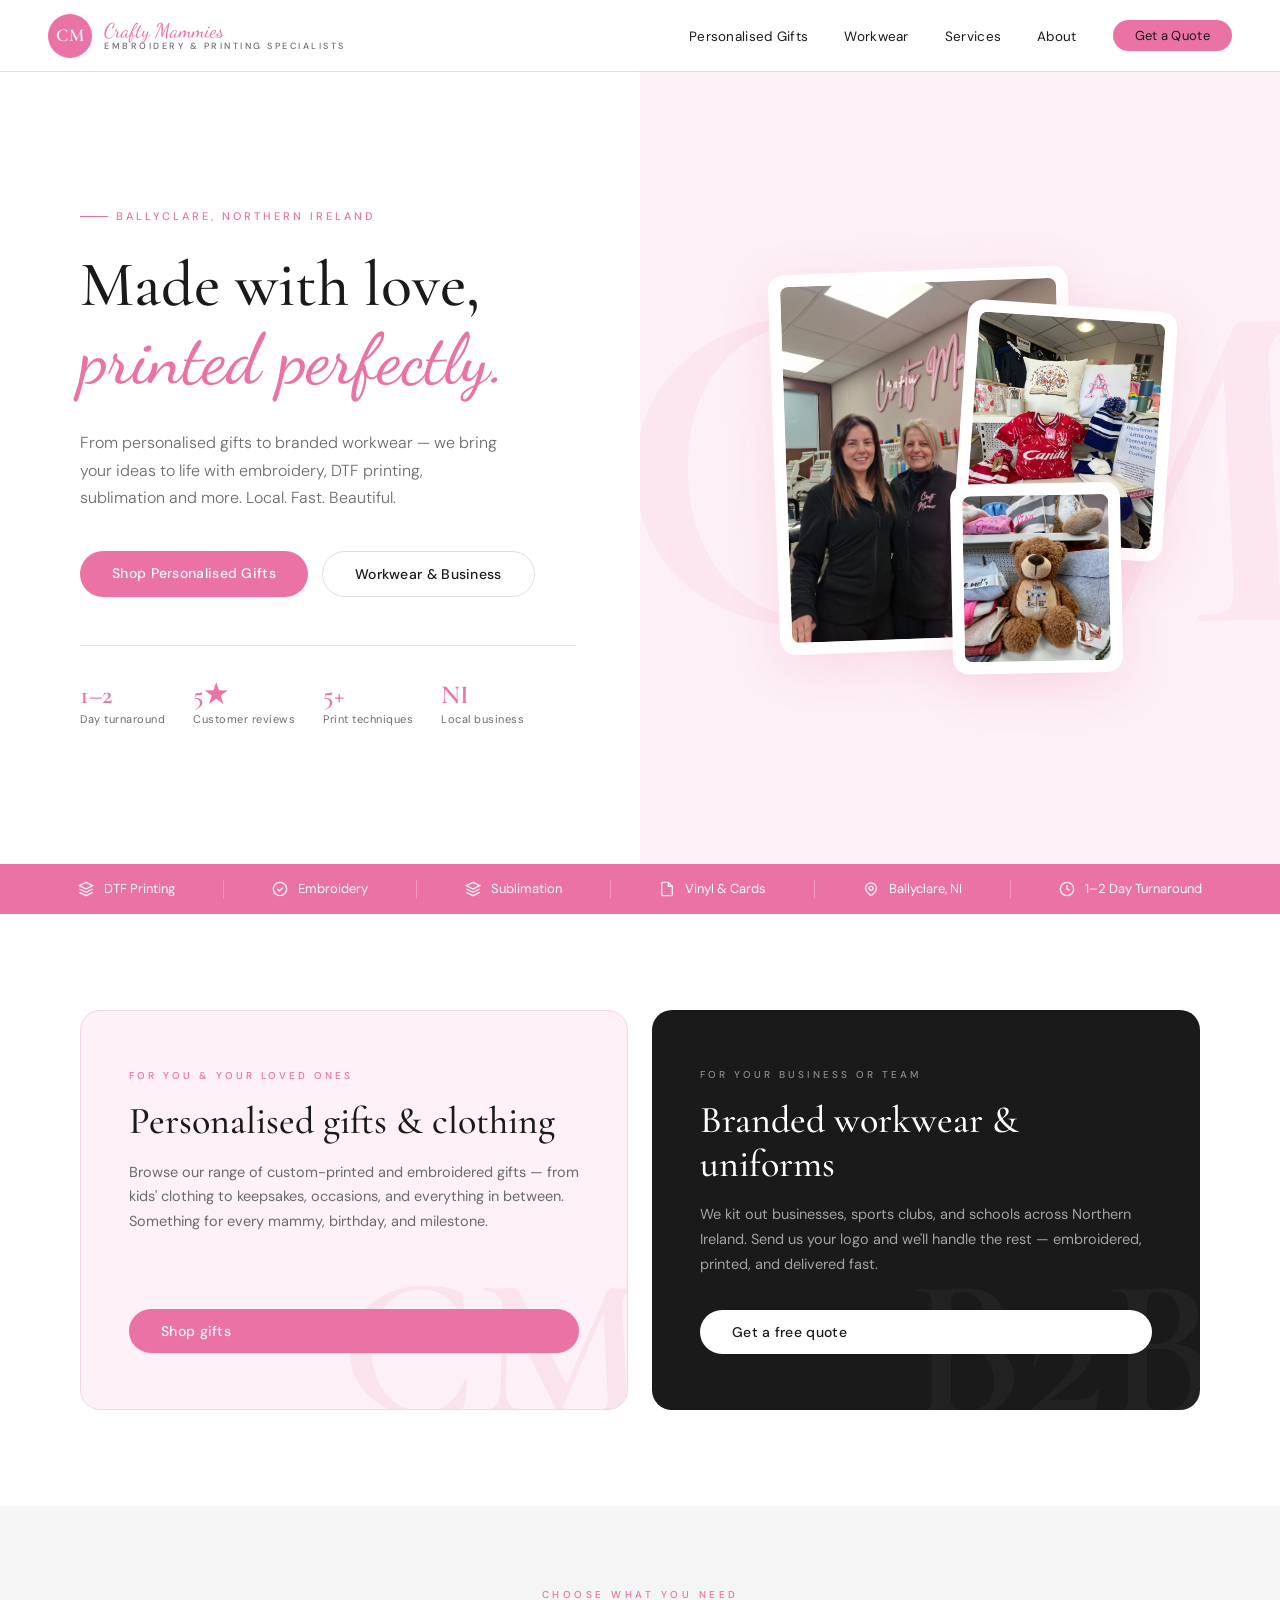
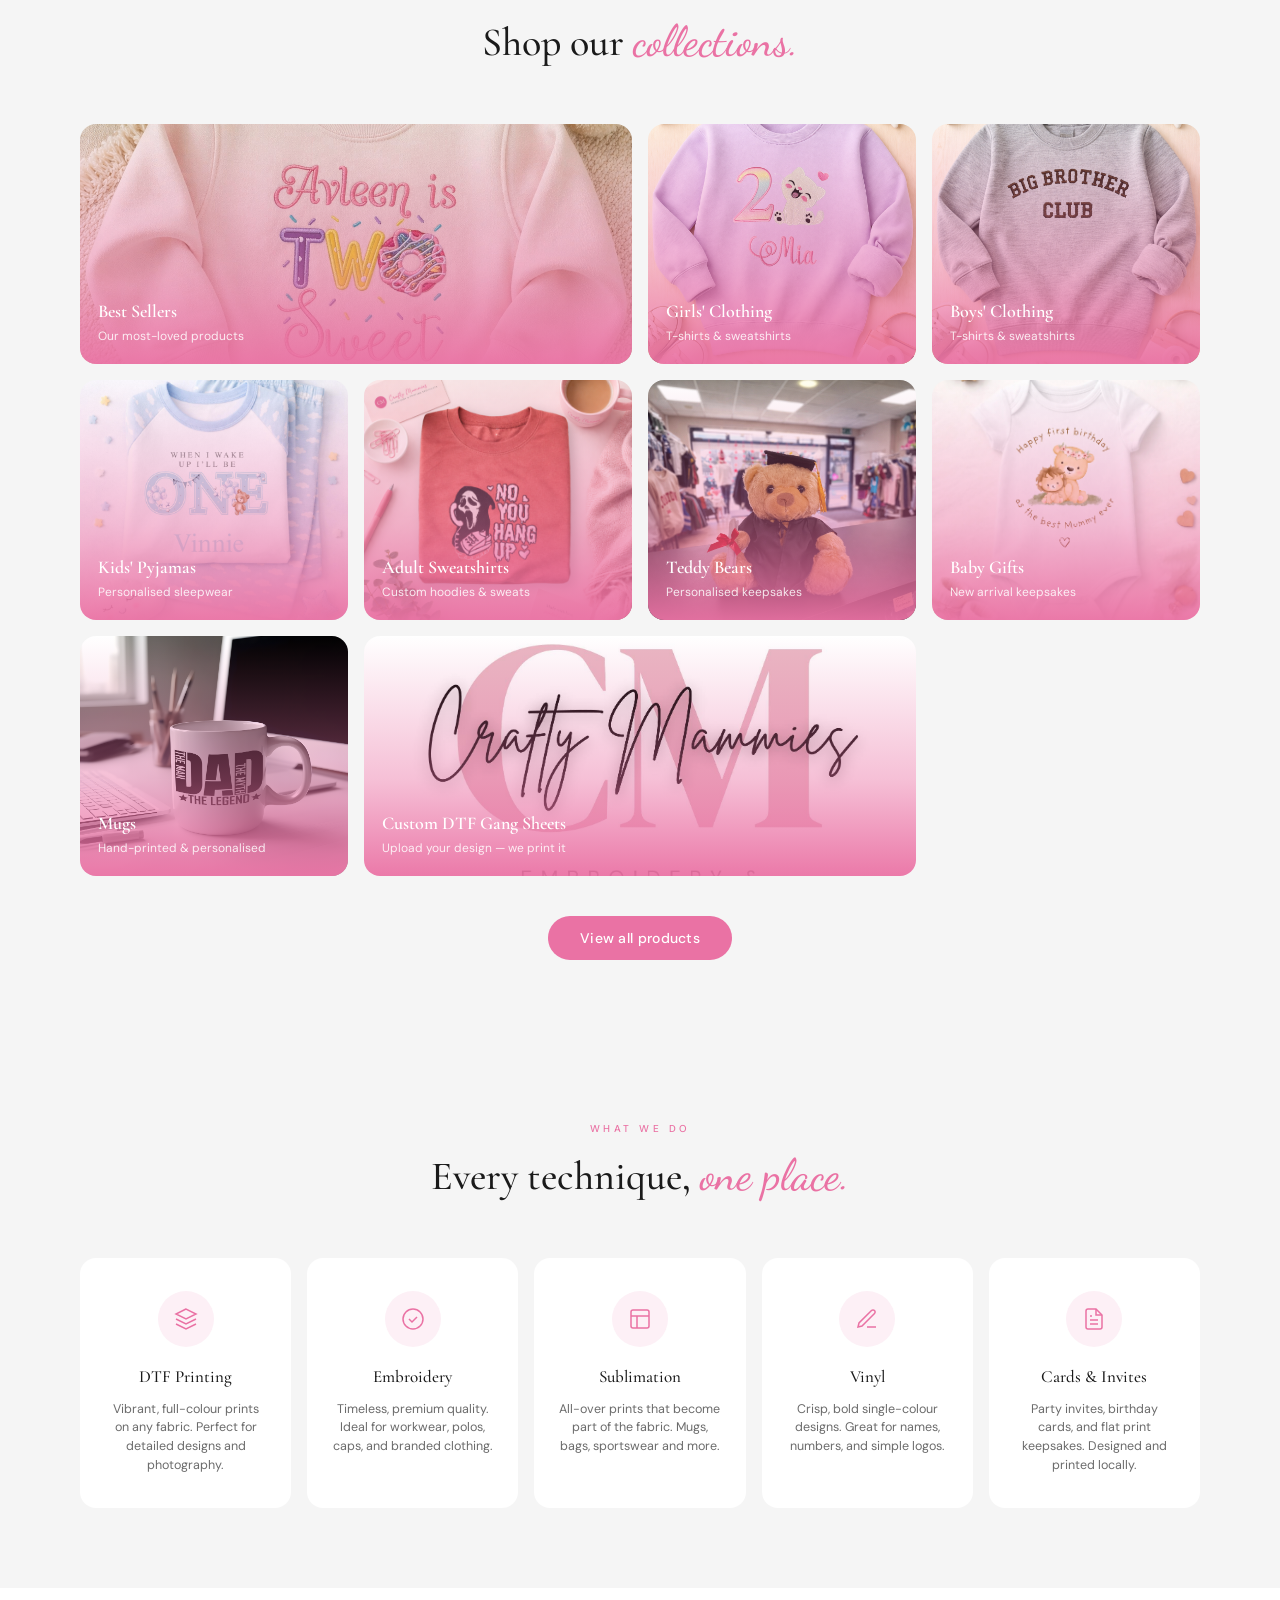
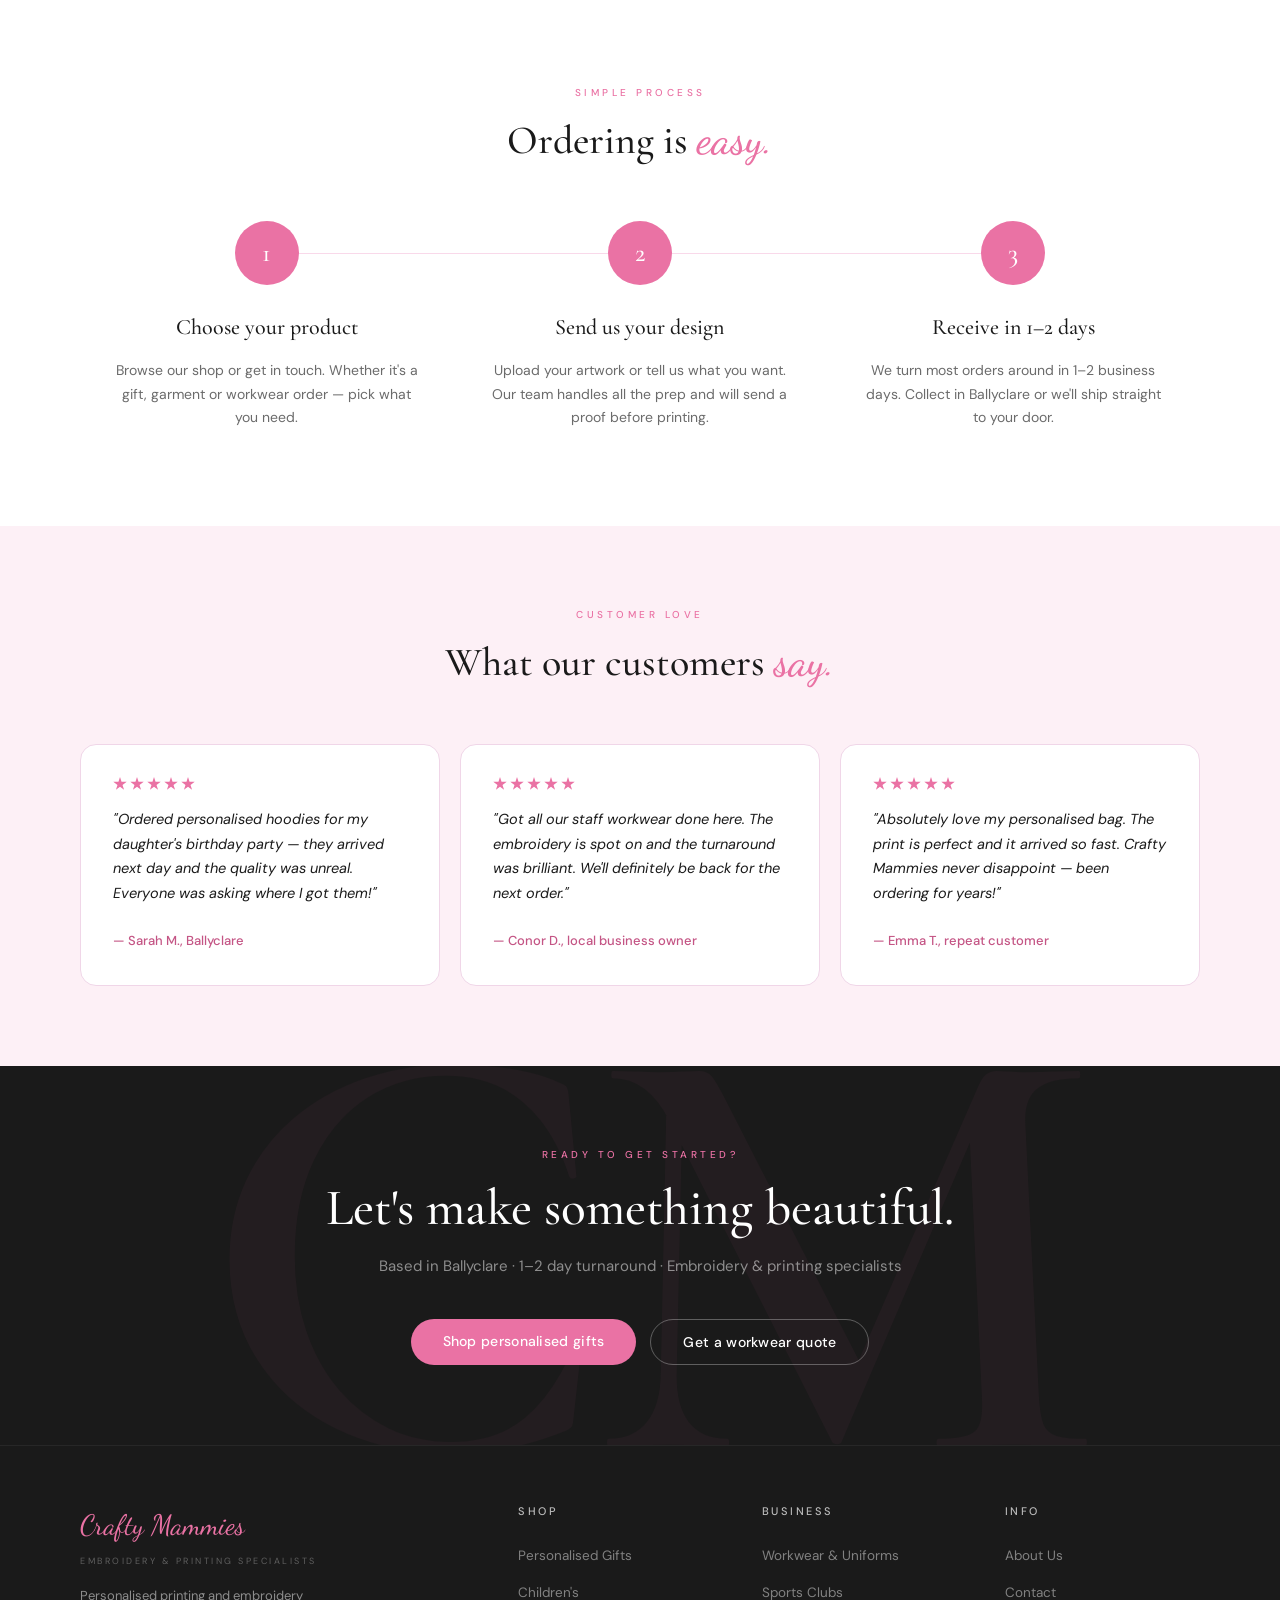
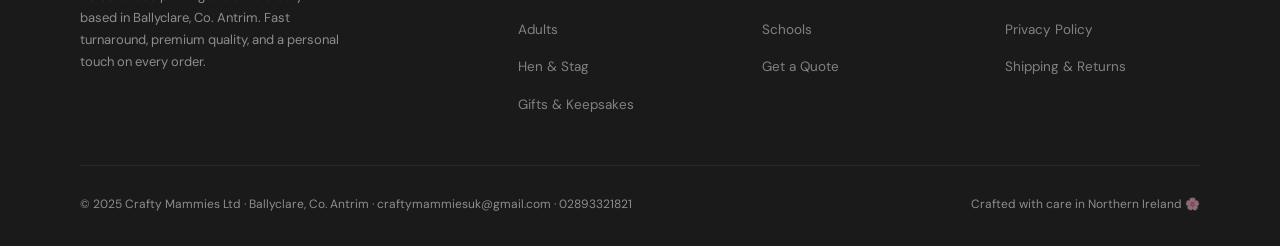
<file: index.html>
<!DOCTYPE html>
<html lang="en">
<head>
  <meta charset="UTF-8">
  <meta name="viewport" content="width=device-width, initial-scale=1.0">

  <!-- SEO -->
  <title>Crafty Mammies | Embroidery &amp; Printing Specialists — Ballyclare, NI</title>
  <meta name="description" content="Personalised printing and embroidery based in Ballyclare, Northern Ireland. DTF printing, embroidery, sublimation, vinyl and more. Fast 1–2 day turnaround.">
  <meta name="keywords" content="embroidery Ballyclare, personalised printing NI, DTF printing Northern Ireland, workwear embroidery, custom gifts NI">
  <link rel="canonical" href="https://craftymammies.com/">

  <!-- Open Graph -->
  <meta property="og:title" content="Crafty Mammies | Embroidery &amp; Printing Specialists">
  <meta property="og:description" content="Personalised printing and embroidery based in Ballyclare, NI. Fast 1–2 day turnaround.">
  <meta property="og:image" content="assets/images/og-image.jpg">
  <meta property="og:url" content="https://craftymammies.com/">
  <meta property="og:type" content="website">

  <!-- Fonts -->
  <link rel="preconnect" href="https://fonts.googleapis.com">
  <link rel="preconnect" href="https://fonts.gstatic.com" crossorigin>
  <link href="https://fonts.googleapis.com/css2?family=Cormorant+Garamond:wght@400;500;600&family=DM+Sans:wght@300;400;500&family=Dancing+Script:wght@600&display=swap" rel="stylesheet">

  <!-- Styles -->
  <link rel="stylesheet" href="css/variables.css">
  <link rel="stylesheet" href="css/base.css">
  <link rel="stylesheet" href="css/components.css">
  <link rel="stylesheet" href="css/layout.css">
  <link rel="stylesheet" href="css/home.css">
  <link rel="stylesheet" href="css/responsive.css">

  <!-- Favicon -->
  <link rel="icon" type="image/png" href="assets/icons/favicon.png">
</head>
<body>

  <!-- ── NAV ── -->
  <header>
    <nav class="nav">
      <a href="index.html" class="nav-logo">
        <div class="nav-logo-badge"><span>CM</span></div>
        <div class="nav-logo-text">
          <span class="script">Crafty Mammies</span>
          <span class="tagline">Embroidery &amp; Printing Specialists</span>
        </div>
      </a>
      <ul class="nav-links">
        <li><a href="pages/gifts.html">Personalised Gifts</a></li>
        <li><a href="pages/workwear.html">Workwear</a></li>
        <li><a href="pages/services.html">Services</a></li>
        <li><a href="pages/about.html">About</a></li>
        <li><a href="pages/workwear.html#quote" class="btn btn-primary" style="padding: 9px 22px; font-size: 13px;">Get a Quote</a></li>
      </ul>
      <button class="nav-hamburger" aria-label="Open menu">
        <span></span><span></span><span></span>
      </button>
    </nav>
    <nav class="nav-mobile" aria-label="Mobile navigation">
      <button class="nav-mobile-close" aria-label="Close menu">&times;</button>
      <a href="index.html">Home</a>
      <a href="pages/gifts.html">Personalised Gifts</a>
      <a href="pages/workwear.html">Workwear</a>
      <a href="pages/services.html">Services</a>
      <a href="pages/about.html">About</a>
      <a href="pages/workwear.html#quote">Get a Quote</a>
    </nav>
  </header>

  <main>

    <!-- ── HERO ── -->
    <section class="hero">
      <div class="hero-left">
        <span class="hero-eyebrow">Ballyclare, Northern Ireland</span>
        <h1 class="hero-title">
          Made with love,
          <span class="script-word">printed perfectly.</span>
        </h1>
        <p class="hero-sub">From personalised gifts to branded workwear — we bring your ideas to life with embroidery, DTF printing, sublimation and more. Local. Fast. Beautiful.</p>
        <div class="hero-ctas">
          <a href="pages/gifts.html" class="btn btn-primary">Shop Personalised Gifts</a>
          <a href="pages/workwear.html" class="btn btn-secondary">Workwear &amp; Business</a>
        </div>
        <div class="hero-trust">
          <div class="trust-item">
            <span class="trust-num">1–2</span>
            <span class="trust-label">Day turnaround</span>
          </div>
          <div class="trust-item">
            <span class="trust-num">5★</span>
            <span class="trust-label">Customer reviews</span>
          </div>
          <div class="trust-item">
            <span class="trust-num">5+</span>
            <span class="trust-label">Print techniques</span>
          </div>
          <div class="trust-item">
            <span class="trust-num">NI</span>
            <span class="trust-label">Local business</span>
          </div>
        </div>
      </div>

      <div class="hero-right">
        <div class="hero-img-card main">
          <img src="assets/images/NicoleLivina.jpg" alt="Nicole and Lavinia at Crafty Mammies" />
        </div>

        <div class="hero-img-card secondary">
          <img src="assets/images/shop-interior.JPG" alt="Personalised gifts in store" />
        </div>

        <div class="hero-img-card tertiary">
          <img src="assets/images/teddy-theo.JPG" alt="Personalised embroidered teddy bear" />
        </div>
      </div>
    </section>

    <!-- ── TRUST BAR ── -->
    <div class="trust-bar" aria-label="Key features">
      <div class="trust-bar-item">
        <svg width="16" height="16" viewBox="0 0 24 24" fill="none" stroke="white" stroke-width="2"><path d="M12 2L2 7l10 5 10-5-10-5z"/><path d="M2 17l10 5 10-5"/><path d="M2 12l10 5 10-5"/></svg>
        DTF Printing
      </div>
      <div class="trust-bar-divider"></div>
      <div class="trust-bar-item">
        <svg width="16" height="16" viewBox="0 0 24 24" fill="none" stroke="white" stroke-width="2"><circle cx="12" cy="12" r="10"/><path d="M8 12l3 3 5-5"/></svg>
        Embroidery
      </div>
      <div class="trust-bar-divider"></div>
      <div class="trust-bar-item">
        <svg width="16" height="16" viewBox="0 0 24 24" fill="none" stroke="white" stroke-width="2"><path d="M12 2L2 7l10 5 10-5-10-5z"/><path d="M2 17l10 5 10-5"/><path d="M2 12l10 5 10-5"/></svg>
        Sublimation
      </div>
      <div class="trust-bar-divider"></div>
      <div class="trust-bar-item">
        <svg width="16" height="16" viewBox="0 0 24 24" fill="none" stroke="white" stroke-width="2"><path d="M14 2H6a2 2 0 00-2 2v16a2 2 0 002 2h12a2 2 0 002-2V8z"/><path d="M14 2v6h6"/></svg>
        Vinyl &amp; Cards
      </div>
      <div class="trust-bar-divider"></div>
      <div class="trust-bar-item">
        <svg width="16" height="16" viewBox="0 0 24 24" fill="none" stroke="white" stroke-width="2"><path d="M17.657 16.657L13.414 20.9a2 2 0 01-2.827 0l-4.244-4.243a8 8 0 1111.314 0z"/><circle cx="12" cy="11" r="3"/></svg>
        Ballyclare, NI
      </div>
      <div class="trust-bar-divider"></div>
      <div class="trust-bar-item">
        <svg width="16" height="16" viewBox="0 0 24 24" fill="none" stroke="white" stroke-width="2"><circle cx="12" cy="12" r="10"/><path d="M12 6v6l4 2"/></svg>
        1–2 Day Turnaround
      </div>
    </div>

    <!-- ── AUDIENCE SPLIT ── -->
    <section class="split-section">
      <div class="split-card gifts">
        <div class="split-card-eyebrow">For you &amp; your loved ones</div>
        <h2 class="split-card-title">Personalised gifts &amp; clothing</h2>
        <p class="split-card-body">Browse our range of custom-printed and embroidered gifts — from kids' clothing to keepsakes, occasions, and everything in between. Something for every mammy, birthday, and milestone.</p>
        <a href="pages/gifts.html" class="btn btn-primary">Shop gifts</a>
        <div class="split-card-deco">CM</div>
      </div>
      <div class="split-card workwear">
        <div class="split-card-eyebrow">For your business or team</div>
        <h2 class="split-card-title">Branded workwear &amp; uniforms</h2>
        <p class="split-card-body">We kit out businesses, sports clubs, and schools across Northern Ireland. Send us your logo and we'll handle the rest — embroidered, printed, and delivered fast.</p>
        <a href="pages/workwear.html#quote" class="btn btn-white">Get a free quote</a>
        <div class="split-card-deco">B2B</div>
      </div>
    </section>

    <!-- ── FEATURED PRODUCTS ── -->
    <section class="featured-section">
      <div class="section-header">
        <span class="section-eyebrow">Choose what you need</span>
        <h2 class="section-title">Shop our <span class="script-inline">collections.</span></h2>
      </div>
      <div class="featured-grid">

        <a href="https://craftymammies.com/collections/best-sellers" target="_blank" rel="noopener" class="featured-card featured-card--large">
          <img src="assets/images/Kids_Clothing.png" alt="Best Sellers — personalised kids clothing" loading="lazy" />
          <div class="featured-card-overlay">
            <span class="featured-card-label">Best Sellers</span>
            <span class="featured-card-sub">Our most-loved products</span>
          </div>
        </a>

        <a href="https://craftymammies.com/collections/girls" target="_blank" rel="noopener" class="featured-card">
          <img src="assets/images/mia.png" alt="Girls' personalised clothing" loading="lazy" />
          <div class="featured-card-overlay">
            <span class="featured-card-label">Girls' Clothing</span>
            <span class="featured-card-sub">T-shirts &amp; sweatshirts</span>
          </div>
        </a>

        <a href="https://craftymammies.com/collections/boys" target="_blank" rel="noopener" class="featured-card">
          <img src="assets/images/bigbrogrey.png" alt="Boys' personalised clothing" loading="lazy" />
          <div class="featured-card-overlay">
            <span class="featured-card-label">Boys' Clothing</span>
            <span class="featured-card-sub">T-shirts &amp; sweatshirts</span>
          </div>
        </a>

        <a href="https://craftymammies.com/collections/childrens-pyjamas" target="_blank" rel="noopener" class="featured-card">
          <img src="assets/images/gift2.jpg" alt="Personalised children's pyjamas" loading="lazy" />
          <div class="featured-card-overlay">
            <span class="featured-card-label">Kids' Pyjamas</span>
            <span class="featured-card-sub">Personalised sleepwear</span>
          </div>
        </a>

        <a href="https://craftymammies.com/collections/adult-sweatshirts" target="_blank" rel="noopener" class="featured-card">
          <img src="assets/images/adults_clothing.png" alt="Personalised adult sweatshirts and hoodies" loading="lazy" />
          <div class="featured-card-overlay">
            <span class="featured-card-label">Adult Sweatshirts</span>
            <span class="featured-card-sub">Custom hoodies &amp; sweats</span>
          </div>
        </a>

        <a href="https://craftymammies.com/collections/teddy-bears" target="_blank" rel="noopener" class="featured-card">
          <img src="assets/images/Teddy.png" alt="Personalised teddy bear gift" loading="lazy" />
          <div class="featured-card-overlay">
            <span class="featured-card-label">Teddy Bears</span>
            <span class="featured-card-sub">Personalised keepsakes</span>
          </div>
        </a>

        <a href="https://craftymammies.com/collections/baby" target="_blank" rel="noopener" class="featured-card">
          <img src="assets/images/gift3.png" alt="Personalised baby gifts" loading="lazy" />
          <div class="featured-card-overlay">
            <span class="featured-card-label">Baby Gifts</span>
            <span class="featured-card-sub">New arrival keepsakes</span>
          </div>
        </a>

        <a href="https://craftymammies.com/collections/mugs" target="_blank" rel="noopener" class="featured-card">
          <img src="assets/images/dad2.png" alt="Personalised printed mugs" loading="lazy" />
          <div class="featured-card-overlay">
            <span class="featured-card-label">Mugs</span>
            <span class="featured-card-sub">Hand-printed &amp; personalised</span>
          </div>
        </a>

        <a href="https://craftymammies.com/collections/custom-dtf-gang-sheets" target="_blank" rel="noopener" class="featured-card featured-card--large">
          <img src="assets/images/craftymammies.jpg" alt="Custom printing and design" loading="lazy" />
          <div class="featured-card-overlay">
            <span class="featured-card-label">Custom DTF Gang Sheets</span>
            <span class="featured-card-sub">Upload your design — we print it</span>
          </div>
        </a>

      </div>
      <div style="text-align:center; margin-top: 40px;">
        <a href="pages/gifts.html" class="btn btn-primary">View all products</a>
      </div>
    </section>

    <!-- ── SERVICES ── -->
    <section class="services-section">
      <div class="section-header">
        <span class="section-eyebrow">What we do</span>
        <h2 class="section-title">Every technique, <span class="script-inline">one place.</span></h2>
      </div>
      <div class="services-grid">
        <div class="service-card">
          <div class="service-icon">
            <svg width="24" height="24" viewBox="0 0 24 24" fill="none" stroke="#EA72A4" stroke-width="1.5"><path d="M12 2L2 7l10 5 10-5-10-5z"/><path d="M2 17l10 5 10-5"/><path d="M2 12l10 5 10-5"/></svg>
          </div>
          <div class="service-name">DTF Printing</div>
          <div class="service-desc">Vibrant, full-colour prints on any fabric. Perfect for detailed designs and photography.</div>
        </div>
        <div class="service-card">
          <div class="service-icon">
            <svg width="24" height="24" viewBox="0 0 24 24" fill="none" stroke="#EA72A4" stroke-width="1.5"><circle cx="12" cy="12" r="10"/><path d="M8 12l3 3 5-5"/></svg>
          </div>
          <div class="service-name">Embroidery</div>
          <div class="service-desc">Timeless, premium quality. Ideal for workwear, polos, caps, and branded clothing.</div>
        </div>
        <div class="service-card">
          <div class="service-icon">
            <svg width="24" height="24" viewBox="0 0 24 24" fill="none" stroke="#EA72A4" stroke-width="1.5"><rect x="3" y="3" width="18" height="18" rx="2"/><path d="M3 9h18M9 21V9"/></svg>
          </div>
          <div class="service-name">Sublimation</div>
          <div class="service-desc">All-over prints that become part of the fabric. Mugs, bags, sportswear and more.</div>
        </div>
        <div class="service-card">
          <div class="service-icon">
            <svg width="24" height="24" viewBox="0 0 24 24" fill="none" stroke="#EA72A4" stroke-width="1.5"><path d="M12 20h9"/><path d="M16.5 3.5a2.121 2.121 0 013 3L7 19l-4 1 1-4L16.5 3.5z"/></svg>
          </div>
          <div class="service-name">Vinyl</div>
          <div class="service-desc">Crisp, bold single-colour designs. Great for names, numbers, and simple logos.</div>
        </div>
        <div class="service-card">
          <div class="service-icon">
            <svg width="24" height="24" viewBox="0 0 24 24" fill="none" stroke="#EA72A4" stroke-width="1.5"><path d="M14 2H6a2 2 0 00-2 2v16a2 2 0 002 2h12a2 2 0 002-2V8z"/><path d="M14 2v6h6M16 13H8M16 17H8M10 9H8"/></svg>
          </div>
          <div class="service-name">Cards &amp; Invites</div>
          <div class="service-desc">Party invites, birthday cards, and flat print keepsakes. Designed and printed locally.</div>
        </div>
      </div>
    </section>

    <!-- ── HOW IT WORKS ── -->
    <section class="hiw-section">
      <div class="section-header">
        <span class="section-eyebrow">Simple process</span>
        <h2 class="section-title">Ordering is <span class="script-inline">easy.</span></h2>
      </div>
      <div class="hiw-steps">
        <div class="hiw-step">
          <div class="hiw-num">1</div>
          <h3 class="hiw-title">Choose your product</h3>
          <p class="hiw-body">Browse our shop or get in touch. Whether it's a gift, garment or workwear order — pick what you need.</p>
        </div>
        <div class="hiw-step">
          <div class="hiw-num">2</div>
          <h3 class="hiw-title">Send us your design</h3>
          <p class="hiw-body">Upload your artwork or tell us what you want. Our team handles all the prep and will send a proof before printing.</p>
        </div>
        <div class="hiw-step">
          <div class="hiw-num">3</div>
          <h3 class="hiw-title">Receive in 1–2 days</h3>
          <p class="hiw-body">We turn most orders around in 1–2 business days. Collect in Ballyclare or we'll ship straight to your door.</p>
        </div>
      </div>
    </section>

    <!-- ── REVIEWS ── -->
    <section class="reviews-section">
      <div class="section-header">
        <span class="section-eyebrow">Customer love</span>
        <h2 class="section-title">What our customers <span class="script-inline">say.</span></h2>
      </div>
      <div class="reviews-grid">
        <div class="review-card">
          <div class="review-stars"><div class="star"></div><div class="star"></div><div class="star"></div><div class="star"></div><div class="star"></div></div>
          <p class="review-text">"Ordered personalised hoodies for my daughter's birthday party — they arrived next day and the quality was unreal. Everyone was asking where I got them!"</p>
          <span class="review-author">— Sarah M., Ballyclare</span>
        </div>
        <div class="review-card">
          <div class="review-stars"><div class="star"></div><div class="star"></div><div class="star"></div><div class="star"></div><div class="star"></div></div>
          <p class="review-text">"Got all our staff workwear done here. The embroidery is spot on and the turnaround was brilliant. We'll definitely be back for the next order."</p>
          <span class="review-author">— Conor D., local business owner</span>
        </div>
        <div class="review-card">
          <div class="review-stars"><div class="star"></div><div class="star"></div><div class="star"></div><div class="star"></div><div class="star"></div></div>
          <p class="review-text">"Absolutely love my personalised bag. The print is perfect and it arrived so fast. Crafty Mammies never disappoint — been ordering for years!"</p>
          <span class="review-author">— Emma T., repeat customer</span>
        </div>
      </div>
    </section>

    <!-- ── CTA BANNER ── -->
    <section class="cta-banner">
      <p class="cta-banner-eyebrow">Ready to get started?</p>
      <h2 class="cta-banner-title">Let's make something <span class="script-inline">beautiful.</span></h2>
      <p class="cta-banner-sub">Based in Ballyclare &middot; 1–2 day turnaround &middot; Embroidery &amp; printing specialists</p>
      <div class="cta-banner-btns">
        <a href="pages/gifts.html" class="btn btn-primary">Shop personalised gifts</a>
        <a href="pages/workwear.html#quote" class="btn btn-outline-white">Get a workwear quote</a>
      </div>
    </section>

  </main>

  <!-- ── FOOTER ── -->
  <footer class="footer">
    <div class="footer-grid">
      <div class="footer-brand">
        <span class="script">Crafty Mammies</span>
        <span class="tagline">Embroidery &amp; Printing Specialists</span>
        <p>Personalised printing and embroidery based in Ballyclare, Co. Antrim. Fast turnaround, premium quality, and a personal touch on every order.</p>
      </div>
      <div class="footer-col">
        <h4>Shop</h4>
        <ul>
          <li><a href="pages/gifts.html">Personalised Gifts</a></li>
          <li><a href="pages/gifts.html#children">Children's</a></li>
          <li><a href="pages/gifts.html#adults">Adults</a></li>
          <li><a href="pages/gifts.html#hen-stag">Hen &amp; Stag</a></li>
          <li><a href="pages/gifts.html#gifts">Gifts &amp; Keepsakes</a></li>
        </ul>
      </div>
      <div class="footer-col">
        <h4>Business</h4>
        <ul>
          <li><a href="pages/workwear.html">Workwear &amp; Uniforms</a></li>
          <li><a href="pages/workwear.html#sports">Sports Clubs</a></li>
          <li><a href="pages/workwear.html#schools">Schools</a></li>
          <li><a href="pages/workwear.html#quote">Get a Quote</a></li>
        </ul>
      </div>
      <div class="footer-col">
        <h4>Info</h4>
        <ul>
          <li><a href="pages/about.html">About Us</a></li>
          <li><a href="pages/contact.html">Contact</a></li>
          <li><a href="pages/privacy.html">Privacy Policy</a></li>
          <li><a href="pages/shipping.html">Shipping &amp; Returns</a></li>
        </ul>
      </div>
    </div>
    <div class="footer-bottom">
      <span>© 2025 Crafty Mammies Ltd &middot; Ballyclare, Co. Antrim &middot; craftymammiesuk@gmail.com &middot; 02893321821</span>
      <span>Crafted with care in Northern Ireland 🌸</span>
    </div>
  </footer>

  <!-- Scripts -->
  <script src="js/nav.js"></script>

</body>
</html>
</file>
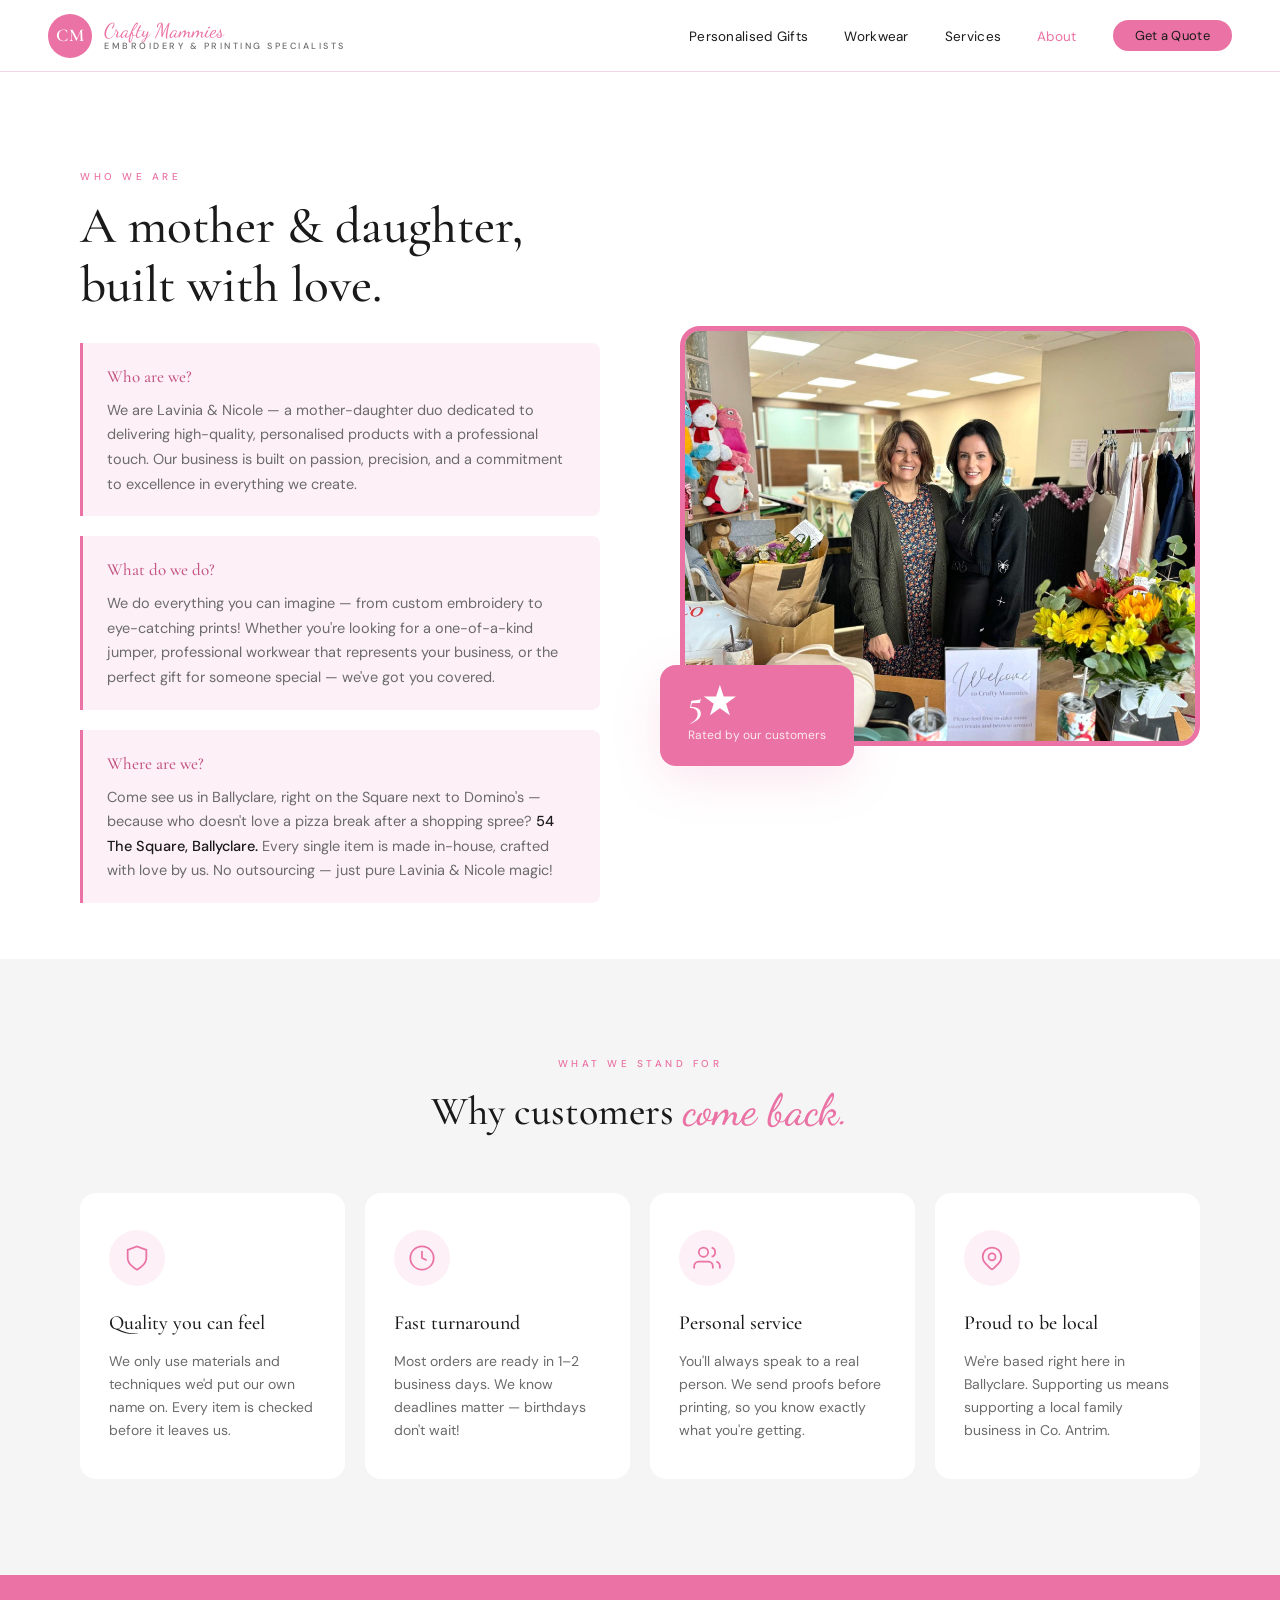
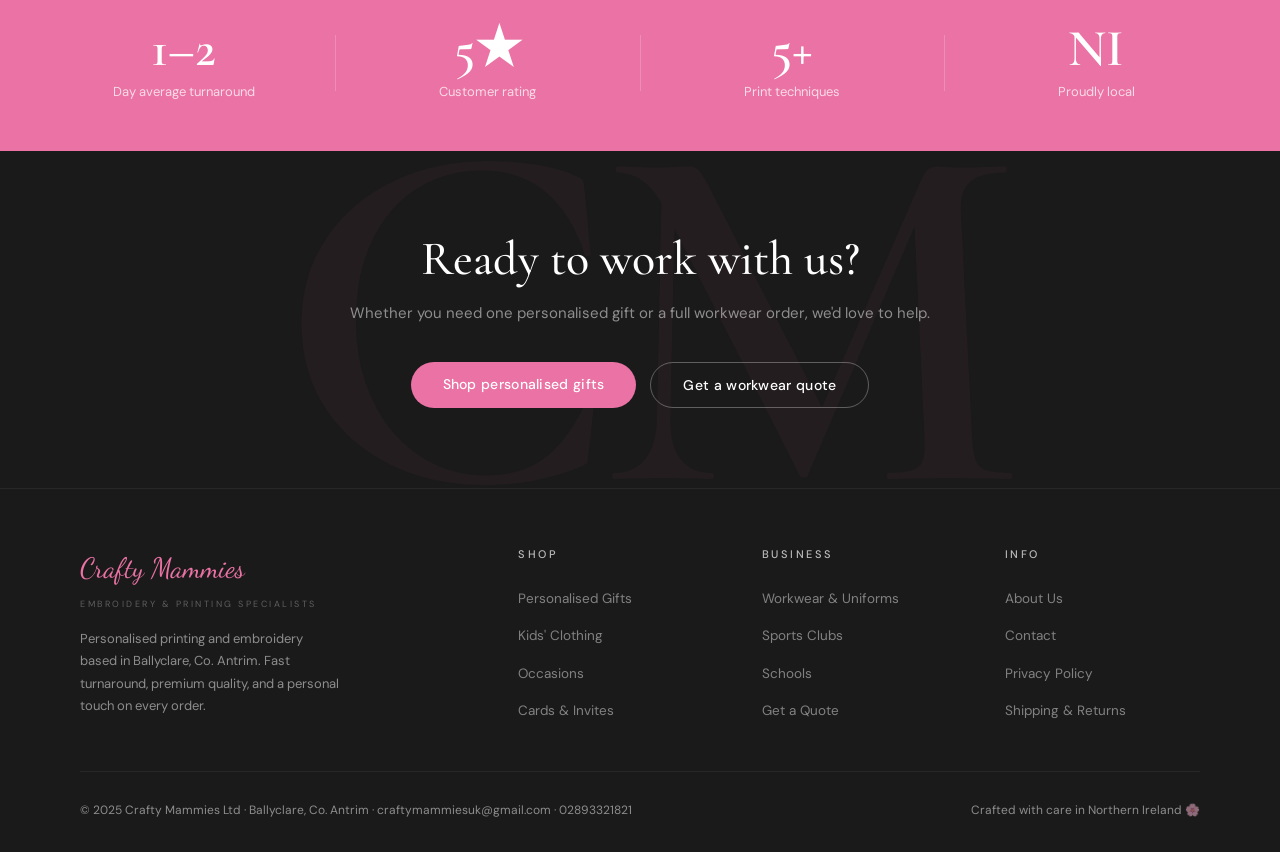
<file: pages/about.html>
<!DOCTYPE html>
<html lang="en">
<head>
  <meta charset="UTF-8">
  <meta name="viewport" content="width=device-width, initial-scale=1.0">
  <title>About Us | Crafty Mammies — Ballyclare, NI</title>
  <meta name="description" content="Crafty Mammies is a family-run embroidery and printing business based in Ballyclare, Co. Antrim. Find out our story and what makes us different.">
  <link rel="preconnect" href="https://fonts.googleapis.com">
  <link rel="preconnect" href="https://fonts.gstatic.com" crossorigin>
  <link href="https://fonts.googleapis.com/css2?family=Cormorant+Garamond:wght@400;500;600&family=DM+Sans:wght@300;400;500&family=Dancing+Script:wght@600&display=swap" rel="stylesheet">
  <link rel="stylesheet" href="../css/variables.css">
  <link rel="stylesheet" href="../css/base.css">
  <link rel="stylesheet" href="../css/components.css">
  <link rel="stylesheet" href="../css/layout.css">
  <link rel="stylesheet" href="../css/about.css">
  <link rel="stylesheet" href="../css/responsive.css">
  <link rel="icon" type="image/png" href="../assets/icons/favicon.png">
</head>
<body>

  <header>
    <nav class="nav">
      <a href="../index.html" class="nav-logo">
        <div class="nav-logo-badge"><span>CM</span></div>
        <div class="nav-logo-text">
          <span class="script">Crafty Mammies</span>
          <span class="tagline">Embroidery &amp; Printing Specialists</span>
        </div>
      </a>
      <ul class="nav-links">
        <li><a href="gifts.html">Personalised Gifts</a></li>
        <li><a href="workwear.html">Workwear</a></li>
        <li><a href="services.html">Services</a></li>
        <li><a href="about.html" class="active">About</a></li>
        <li><a href="workwear.html#quote" class="btn btn-primary" style="padding: 9px 22px; font-size: 13px;">Get a Quote</a></li>
      </ul>
      <button class="nav-hamburger" aria-label="Open menu">
        <span></span><span></span><span></span>
      </button>
    </nav>
    <nav class="nav-mobile" aria-label="Mobile navigation">
      <button class="nav-mobile-close" aria-label="Close menu">&times;</button>
      <a href="../index.html">Home</a>
      <a href="gifts.html">Personalised Gifts</a>
      <a href="workwear.html">Workwear</a>
      <a href="services.html">Services</a>
      <a href="about.html">About</a>
      <a href="workwear.html#quote">Get a Quote</a>
    </nav>
  </header>

  <main>

    <!-- ── STORY HERO ── -->
    <section class="about-hero">
      <div class="about-hero-text">
        <span class="section-eyebrow">Who we are</span>
        <h1 class="about-hero-title">A mother &amp; daughter, <span class="script-inline">built with love.</span></h1>
        <div class="about-qa">
          <div class="about-qa-item">
            <h3>Who are we?</h3>
            <p>We are Lavinia &amp; Nicole — a mother-daughter duo dedicated to delivering high-quality, personalised products with a professional touch. Our business is built on passion, precision, and a commitment to excellence in everything we create.</p>
          </div>
          <div class="about-qa-item">
            <h3>What do we do?</h3>
            <p>We do everything you can imagine — from custom embroidery to eye-catching prints! Whether you're looking for a one-of-a-kind jumper, professional workwear that represents your business, or the perfect gift for someone special — we've got you covered.</p>
          </div>
          <div class="about-qa-item">
            <h3>Where are we?</h3>
            <p>Come see us in Ballyclare, right on the Square next to Domino's — because who doesn't love a pizza break after a shopping spree? <strong>54 The Square, Ballyclare.</strong> Every single item is made in-house, crafted with love by us. No outsourcing — just pure Lavinia &amp; Nicole magic!</p>
          </div>
        </div>
      </div>
      <div class="about-hero-img">
        <img
          src="../assets/images/nicole_and_lavina_about_us_crafty_mammies.jpg"
          alt="Nicole and Lavina — the team behind Crafty Mammies, Ballyclare"
          class="about-team-photo"
        />
        <div class="about-hero-badge">
          <span class="about-hero-badge-num">5★</span>
          <span class="about-hero-badge-label">Rated by our customers</span>
        </div>
      </div>
    </section>

    <!-- ── VALUES ── -->
    <section class="values-section">
      <div class="section-header">
        <span class="section-eyebrow">What we stand for</span>
        <h2 class="section-title">Why customers <span class="script-inline">come back.</span></h2>
      </div>
      <div class="values-grid">
        <div class="value-card">
          <div class="value-icon">
            <svg width="28" height="28" viewBox="0 0 24 24" fill="none" stroke="#EA72A4" stroke-width="1.5"><path d="M12 22s8-4 8-10V5l-8-3-8 3v7c0 6 8 10 8 10z"/></svg>
          </div>
          <h3>Quality you can feel</h3>
          <p>We only use materials and techniques we'd put our own name on. Every item is checked before it leaves us.</p>
        </div>
        <div class="value-card">
          <div class="value-icon">
            <svg width="28" height="28" viewBox="0 0 24 24" fill="none" stroke="#EA72A4" stroke-width="1.5"><circle cx="12" cy="12" r="10"/><path d="M12 6v6l4 2"/></svg>
          </div>
          <h3>Fast turnaround</h3>
          <p>Most orders are ready in 1–2 business days. We know deadlines matter — birthdays don't wait!</p>
        </div>
        <div class="value-card">
          <div class="value-icon">
            <svg width="28" height="28" viewBox="0 0 24 24" fill="none" stroke="#EA72A4" stroke-width="1.5"><path d="M17 21v-2a4 4 0 00-4-4H5a4 4 0 00-4 4v2"/><circle cx="9" cy="7" r="4"/><path d="M23 21v-2a4 4 0 00-3-3.87"/><path d="M16 3.13a4 4 0 010 7.75"/></svg>
          </div>
          <h3>Personal service</h3>
          <p>You'll always speak to a real person. We send proofs before printing, so you know exactly what you're getting.</p>
        </div>
        <div class="value-card">
          <div class="value-icon">
            <svg width="28" height="28" viewBox="0 0 24 24" fill="none" stroke="#EA72A4" stroke-width="1.5"><path d="M17.657 16.657L13.414 20.9a2 2 0 01-2.827 0l-4.244-4.243a8 8 0 1111.314 0z"/><circle cx="12" cy="11" r="3"/></svg>
          </div>
          <h3>Proud to be local</h3>
          <p>We're based right here in Ballyclare. Supporting us means supporting a local family business in Co. Antrim.</p>
        </div>
      </div>
    </section>

    <!-- ── STATS ── -->
    <section class="stats-section">
      <div class="stat">
        <span class="stat-num">1–2</span>
        <span class="stat-label">Day average turnaround</span>
      </div>
      <div class="stat-divider"></div>
      <div class="stat">
        <span class="stat-num">5★</span>
        <span class="stat-label">Customer rating</span>
      </div>
      <div class="stat-divider"></div>
      <div class="stat">
        <span class="stat-num">5+</span>
        <span class="stat-label">Print techniques</span>
      </div>
      <div class="stat-divider"></div>
      <div class="stat">
        <span class="stat-num">NI</span>
        <span class="stat-label">Proudly local</span>
      </div>
    </section>

    <!-- ── CTA ── -->
    <section class="about-cta">
      <h2 class="about-cta-title">Ready to work with <span class="script-inline">us?</span></h2>
      <p>Whether you need one personalised gift or a full workwear order, we'd love to help.</p>
      <div class="about-cta-btns">
        <a href="gifts.html" class="btn btn-primary">Shop personalised gifts</a>
        <a href="workwear.html#quote" class="btn btn-outline-white">Get a workwear quote</a>
      </div>
    </section>

  </main>

  <footer class="footer">
    <div class="footer-grid">
      <div class="footer-brand">
        <span class="script">Crafty Mammies</span>
        <span class="tagline">Embroidery &amp; Printing Specialists</span>
        <p>Personalised printing and embroidery based in Ballyclare, Co. Antrim. Fast turnaround, premium quality, and a personal touch on every order.</p>
      </div>
      <div class="footer-col">
        <h4>Shop</h4>
        <ul>
          <li><a href="gifts.html">Personalised Gifts</a></li>
          <li><a href="gifts.html#kids">Kids' Clothing</a></li>
          <li><a href="gifts.html#occasions">Occasions</a></li>
          <li><a href="gifts.html#cards">Cards &amp; Invites</a></li>
        </ul>
      </div>
      <div class="footer-col">
        <h4>Business</h4>
        <ul>
          <li><a href="workwear.html">Workwear &amp; Uniforms</a></li>
          <li><a href="workwear.html#sports">Sports Clubs</a></li>
          <li><a href="workwear.html#schools">Schools</a></li>
          <li><a href="workwear.html#quote">Get a Quote</a></li>
        </ul>
      </div>
      <div class="footer-col">
        <h4>Info</h4>
        <ul>
          <li><a href="about.html">About Us</a></li>
          <li><a href="contact.html">Contact</a></li>
          <li><a href="privacy.html">Privacy Policy</a></li>
          <li><a href="shipping.html">Shipping &amp; Returns</a></li>
        </ul>
      </div>
    </div>
    <div class="footer-bottom">
      <span>© 2025 Crafty Mammies Ltd &middot; Ballyclare, Co. Antrim &middot; craftymammiesuk@gmail.com &middot; 02893321821</span>
      <span>Crafted with care in Northern Ireland 🌸</span>
    </div>
  </footer>

  <script src="../js/nav.js"></script>
</body>
</html>
</file>
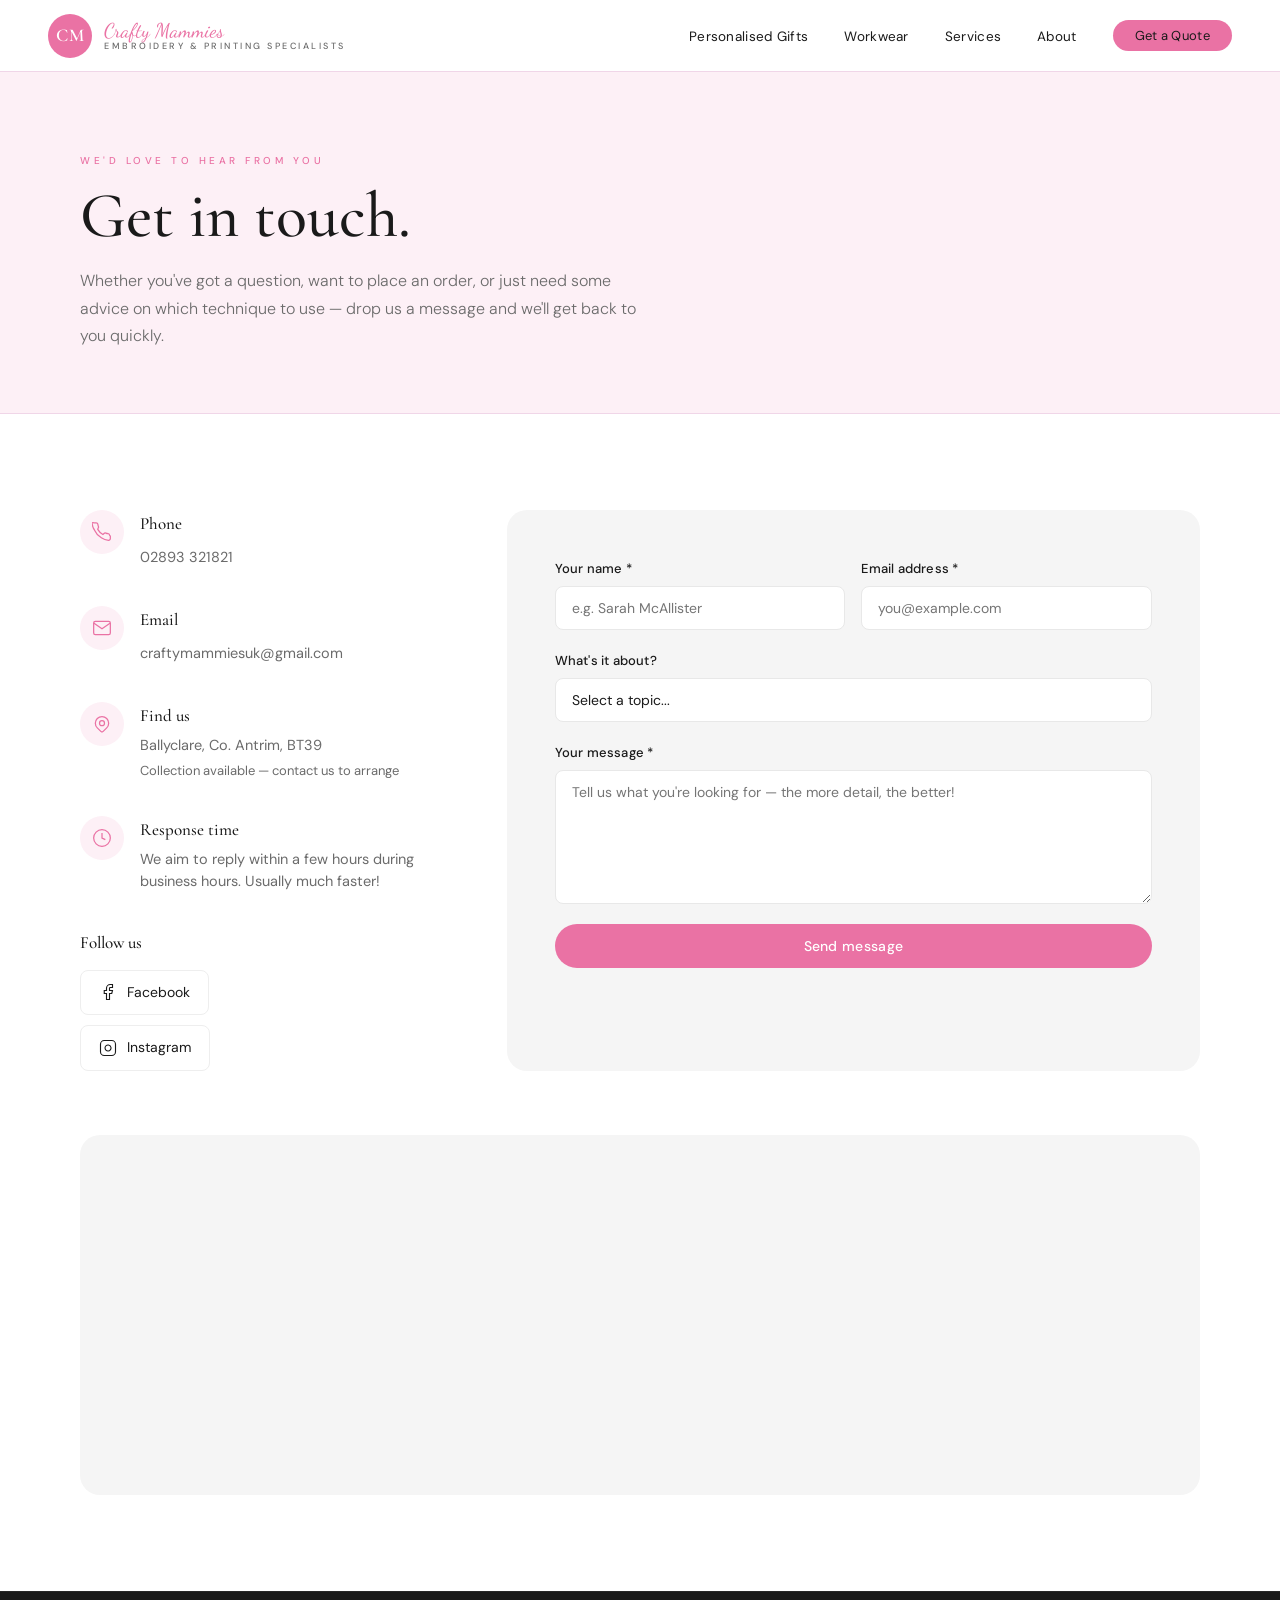
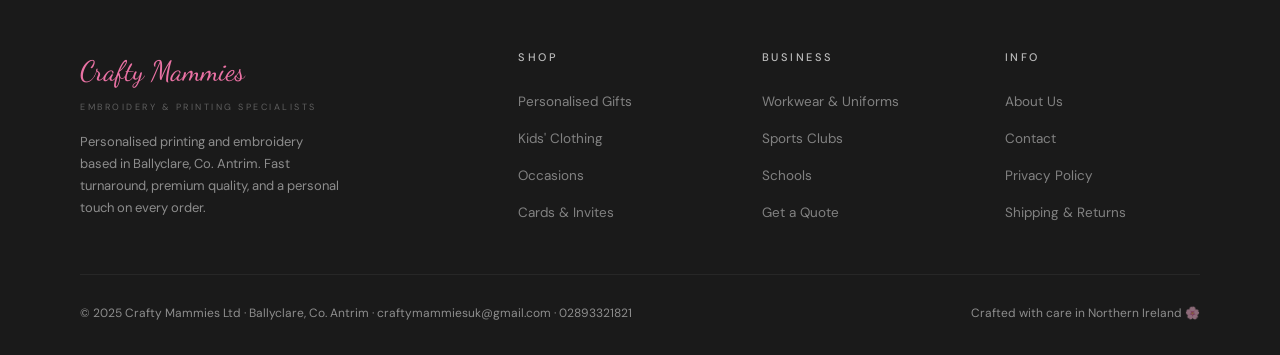
<file: pages/contact.html>
<!DOCTYPE html>
<html lang="en">
<head>
  <meta charset="UTF-8">
  <meta name="viewport" content="width=device-width, initial-scale=1.0">
  <title>Contact Us | Crafty Mammies — Ballyclare, NI</title>
  <meta name="description" content="Get in touch with Crafty Mammies in Ballyclare. Order personalised gifts, ask about workwear, or just say hello. Fast response guaranteed.">
  <link rel="preconnect" href="https://fonts.googleapis.com">
  <link rel="preconnect" href="https://fonts.gstatic.com" crossorigin>
  <link href="https://fonts.googleapis.com/css2?family=Cormorant+Garamond:wght@400;500;600&family=DM+Sans:wght@300;400;500&family=Dancing+Script:wght@600&display=swap" rel="stylesheet">
  <link rel="stylesheet" href="../css/variables.css">
  <link rel="stylesheet" href="../css/base.css">
  <link rel="stylesheet" href="../css/components.css">
  <link rel="stylesheet" href="../css/layout.css">
  <link rel="stylesheet" href="../css/contact.css">
  <link rel="stylesheet" href="../css/responsive.css">
  <link rel="icon" type="image/png" href="../assets/icons/favicon.png">
</head>
<body>

  <header>
    <nav class="nav">
      <a href="../index.html" class="nav-logo">
        <div class="nav-logo-badge"><span>CM</span></div>
        <div class="nav-logo-text">
          <span class="script">Crafty Mammies</span>
          <span class="tagline">Embroidery &amp; Printing Specialists</span>
        </div>
      </a>
      <ul class="nav-links">
        <li><a href="gifts.html">Personalised Gifts</a></li>
        <li><a href="workwear.html">Workwear</a></li>
        <li><a href="services.html">Services</a></li>
        <li><a href="about.html">About</a></li>
        <li><a href="workwear.html#quote" class="btn btn-primary" style="padding: 9px 22px; font-size: 13px;">Get a Quote</a></li>
      </ul>
      <button class="nav-hamburger" aria-label="Open menu">
        <span></span><span></span><span></span>
      </button>
    </nav>
    <nav class="nav-mobile" aria-label="Mobile navigation">
      <button class="nav-mobile-close" aria-label="Close menu">&times;</button>
      <a href="../index.html">Home</a>
      <a href="gifts.html">Personalised Gifts</a>
      <a href="workwear.html">Workwear</a>
      <a href="services.html">Services</a>
      <a href="about.html">About</a>
      <a href="workwear.html#quote">Get a Quote</a>
    </nav>
  </header>

  <main>

    <!-- ── CONTACT HERO ── -->
    <section class="contact-hero">
      <div>
        <span class="section-eyebrow">We'd love to hear from you</span>
        <h1 class="contact-hero-title">Get in <span class="script-inline">touch.</span></h1>
        <p class="contact-hero-sub">Whether you've got a question, want to place an order, or just need some advice on which technique to use — drop us a message and we'll get back to you quickly.</p>
      </div>
    </section>

    <!-- ── CONTACT GRID ── -->
    <section class="contact-section">
      <div class="contact-grid">

        <!-- Left: info -->
        <div class="contact-info">

          <div class="contact-method">
            <div class="contact-method-icon">
              <svg width="20" height="20" viewBox="0 0 24 24" fill="none" stroke="#EA72A4" stroke-width="1.5"><path d="M22 16.92v3a2 2 0 01-2.18 2 19.79 19.79 0 01-8.63-3.07A19.5 19.5 0 013.07 9.81a19.79 19.79 0 01-3.07-8.68A2 2 0 012 .92h3a2 2 0 012 1.72c.127.96.361 1.903.7 2.81a2 2 0 01-.45 2.11L6.91 8.91a16 16 0 006.18 6.18l1.35-1.35a2 2 0 012.11-.45c.907.339 1.85.573 2.81.7a2 2 0 011.72 2z"/></svg>
            </div>
            <div>
              <h3>Phone</h3>
              <a href="tel:02893321821">02893 321821</a>
            </div>
          </div>

          <div class="contact-method">
            <div class="contact-method-icon">
              <svg width="20" height="20" viewBox="0 0 24 24" fill="none" stroke="#EA72A4" stroke-width="1.5"><path d="M4 4h16c1.1 0 2 .9 2 2v12c0 1.1-.9 2-2 2H4c-1.1 0-2-.9-2-2V6c0-1.1.9-2 2-2z"/><polyline points="22,6 12,13 2,6"/></svg>
            </div>
            <div>
              <h3>Email</h3>
              <a href="mailto:craftymammiesuk@gmail.com">craftymammiesuk@gmail.com</a>
            </div>
          </div>

          <div class="contact-method">
            <div class="contact-method-icon">
              <svg width="20" height="20" viewBox="0 0 24 24" fill="none" stroke="#EA72A4" stroke-width="1.5"><path d="M17.657 16.657L13.414 20.9a2 2 0 01-2.827 0l-4.244-4.243a8 8 0 1111.314 0z"/><circle cx="12" cy="11" r="3"/></svg>
            </div>
            <div>
              <h3>Find us</h3>
              <p>Ballyclare, Co. Antrim, BT39</p>
              <p style="font-size: 13px; color: var(--grey); margin-top: 4px;">Collection available — contact us to arrange</p>
            </div>
          </div>

          <div class="contact-method">
            <div class="contact-method-icon">
              <svg width="20" height="20" viewBox="0 0 24 24" fill="none" stroke="#EA72A4" stroke-width="1.5"><circle cx="12" cy="12" r="10"/><path d="M12 6v6l4 2"/></svg>
            </div>
            <div>
              <h3>Response time</h3>
              <p>We aim to reply within a few hours during business hours. Usually much faster!</p>
            </div>
          </div>

          <div class="contact-socials">
            <h3>Follow us</h3>
            <div class="social-links">
              <a href="https://www.facebook.com/craftymammies1/" target="_blank" rel="noopener" class="social-btn">
                <svg width="18" height="18" viewBox="0 0 24 24" fill="none" stroke="currentColor" stroke-width="1.5"><path d="M18 2h-3a5 5 0 00-5 5v3H7v4h3v8h4v-8h3l1-4h-4V7a1 1 0 011-1h3z"/></svg>
                Facebook
              </a>
              <a href="https://www.instagram.com/craftymammiesuk/" target="_blank" rel="noopener" class="social-btn">
                <svg width="18" height="18" viewBox="0 0 24 24" fill="none" stroke="currentColor" stroke-width="1.5"><rect x="2" y="2" width="20" height="20" rx="5"/><path d="M16 11.37A4 4 0 1112.63 8 4 4 0 0116 11.37z"/><line x1="17.5" y1="6.5" x2="17.51" y2="6.5"/></svg>
                Instagram
              </a>
            </div>
          </div>

        </div>

        <!-- Right: contact form -->
        <div class="contact-form-wrap">
          <form class="contact-form" novalidate>
            <div class="form-row">
              <div class="form-group">
                <label for="c-name">Your name *</label>
                <input type="text" id="c-name" name="name" placeholder="e.g. Sarah McAllister" required>
                <span class="form-error">Please enter your name</span>
              </div>
              <div class="form-group">
                <label for="c-email">Email address *</label>
                <input type="email" id="c-email" name="email" placeholder="you@example.com" required>
                <span class="form-error">Please enter a valid email</span>
              </div>
            </div>

            <div class="form-group">
              <label for="c-subject">What's it about?</label>
              <select id="c-subject" name="subject">
                <option value="">Select a topic...</option>
                <option>Personalised gift order</option>
                <option>Workwear / business enquiry</option>
                <option>Cards or invites</option>
                <option>Advice on print techniques</option>
                <option>Something else</option>
              </select>
            </div>

            <div class="form-group">
              <label for="c-message">Your message *</label>
              <textarea id="c-message" name="message" rows="6" placeholder="Tell us what you're looking for — the more detail, the better!" required></textarea>
              <span class="form-error">Please enter your message</span>
            </div>

            <button type="submit" class="btn btn-primary btn-submit" style="width: 100%; justify-content: center;">
              Send message
            </button>
          </form>

          <!-- Success state -->
          <div class="form-success" style="display: none;">
            <div class="form-success-icon">✓</div>
            <h3>Message sent!</h3>
            <p>Thanks for getting in touch. We'll get back to you soon — usually within a few hours.</p>
            <a href="../index.html" class="btn btn-primary" style="margin-top: 24px;">Back to home</a>
          </div>
        </div>

      </div>

      <!-- ── MAP ── -->
      <div class="map-section">
        <iframe
          title="Crafty Mammies location — Ballyclare, Co. Antrim"
          src="https://www.google.com/maps/embed?pb=!1m18!1m12!1m3!1d9287.432!2d-6.0205!3d54.7567!2m3!1f0!2f0!3f0!3m2!1i1024!2i768!4f13.1!3m3!1m2!1s0x4861a4f5f1234567%3A0x1234567890abcdef!2sBallyclare%2C+Co.+Antrim!5e0!3m2!1sen!2suk!4v1234567890"
          allowfullscreen=""
          loading="lazy"
          referrerpolicy="no-referrer-when-downgrade">
        </iframe>
      </div>

    </section>

  </main>

  <footer class="footer">
    <div class="footer-grid">
      <div class="footer-brand">
        <span class="script">Crafty Mammies</span>
        <span class="tagline">Embroidery &amp; Printing Specialists</span>
        <p>Personalised printing and embroidery based in Ballyclare, Co. Antrim. Fast turnaround, premium quality, and a personal touch on every order.</p>
      </div>
      <div class="footer-col">
        <h4>Shop</h4>
        <ul>
          <li><a href="gifts.html">Personalised Gifts</a></li>
          <li><a href="gifts.html#kids">Kids' Clothing</a></li>
          <li><a href="gifts.html#occasions">Occasions</a></li>
          <li><a href="gifts.html#cards">Cards &amp; Invites</a></li>
        </ul>
      </div>
      <div class="footer-col">
        <h4>Business</h4>
        <ul>
          <li><a href="workwear.html">Workwear &amp; Uniforms</a></li>
          <li><a href="workwear.html#sports">Sports Clubs</a></li>
          <li><a href="workwear.html#schools">Schools</a></li>
          <li><a href="workwear.html#quote">Get a Quote</a></li>
        </ul>
      </div>
      <div class="footer-col">
        <h4>Info</h4>
        <ul>
          <li><a href="about.html">About Us</a></li>
          <li><a href="contact.html">Contact</a></li>
          <li><a href="privacy.html">Privacy Policy</a></li>
          <li><a href="shipping.html">Shipping &amp; Returns</a></li>
        </ul>
      </div>
    </div>
    <div class="footer-bottom">
      <span>© 2025 Crafty Mammies Ltd &middot; Ballyclare, Co. Antrim &middot; craftymammiesuk@gmail.com &middot; 02893321821</span>
      <span>Crafted with care in Northern Ireland 🌸</span>
    </div>
  </footer>

  <script src="../js/nav.js"></script>
  <script src="../js/contact-form.js"></script>
</body>
</html>
</file>
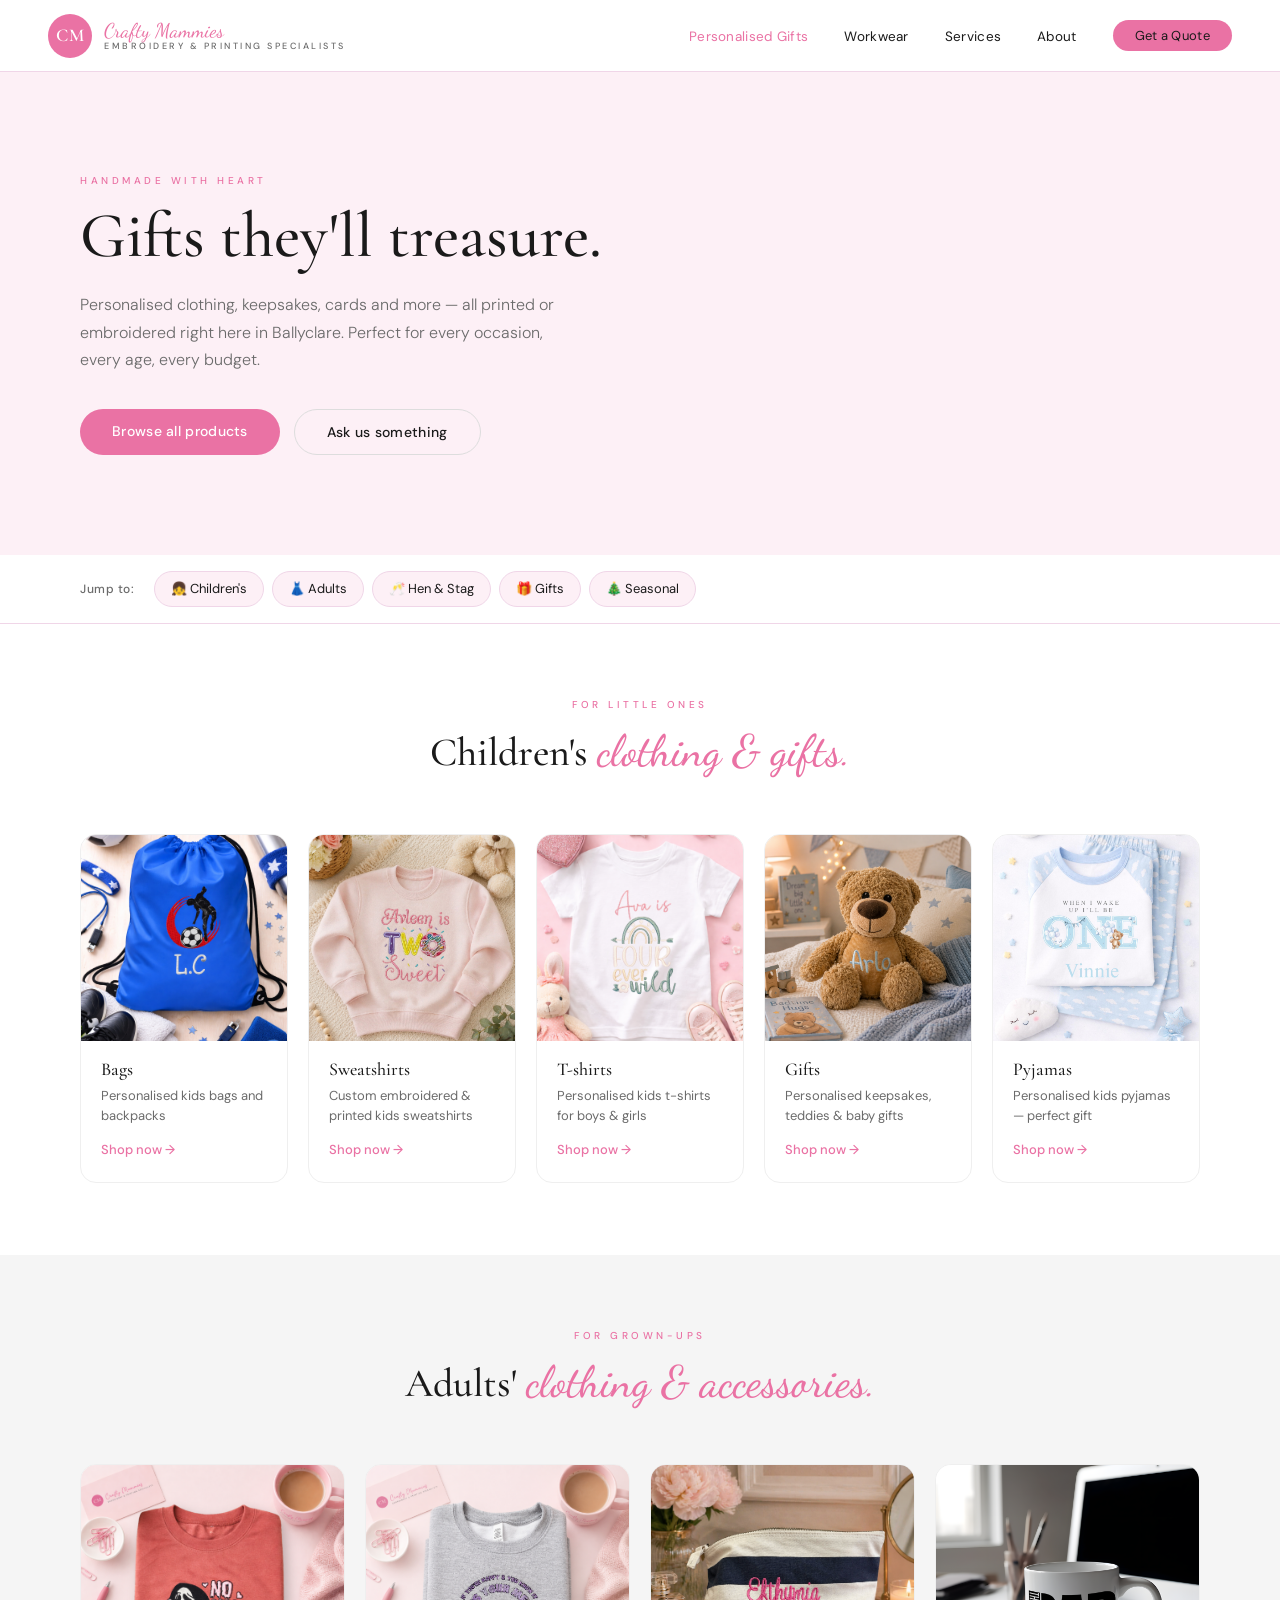
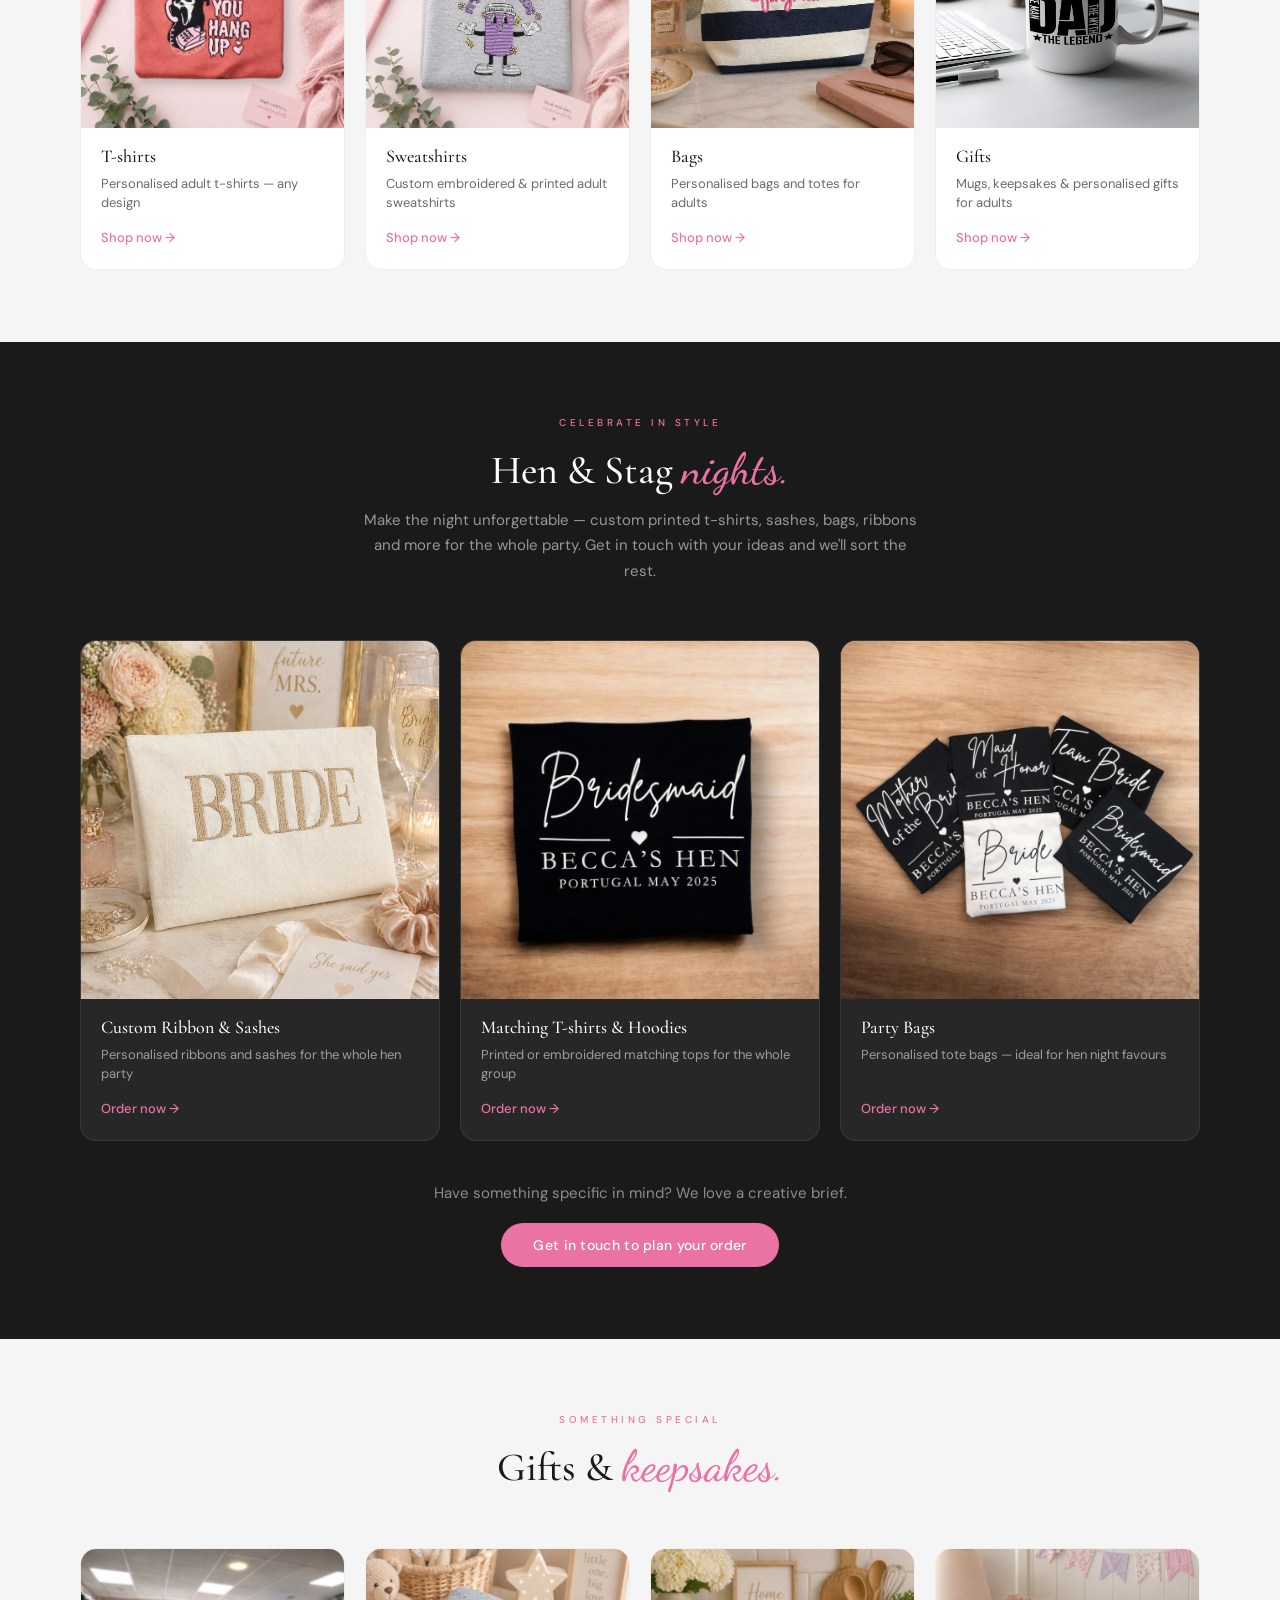
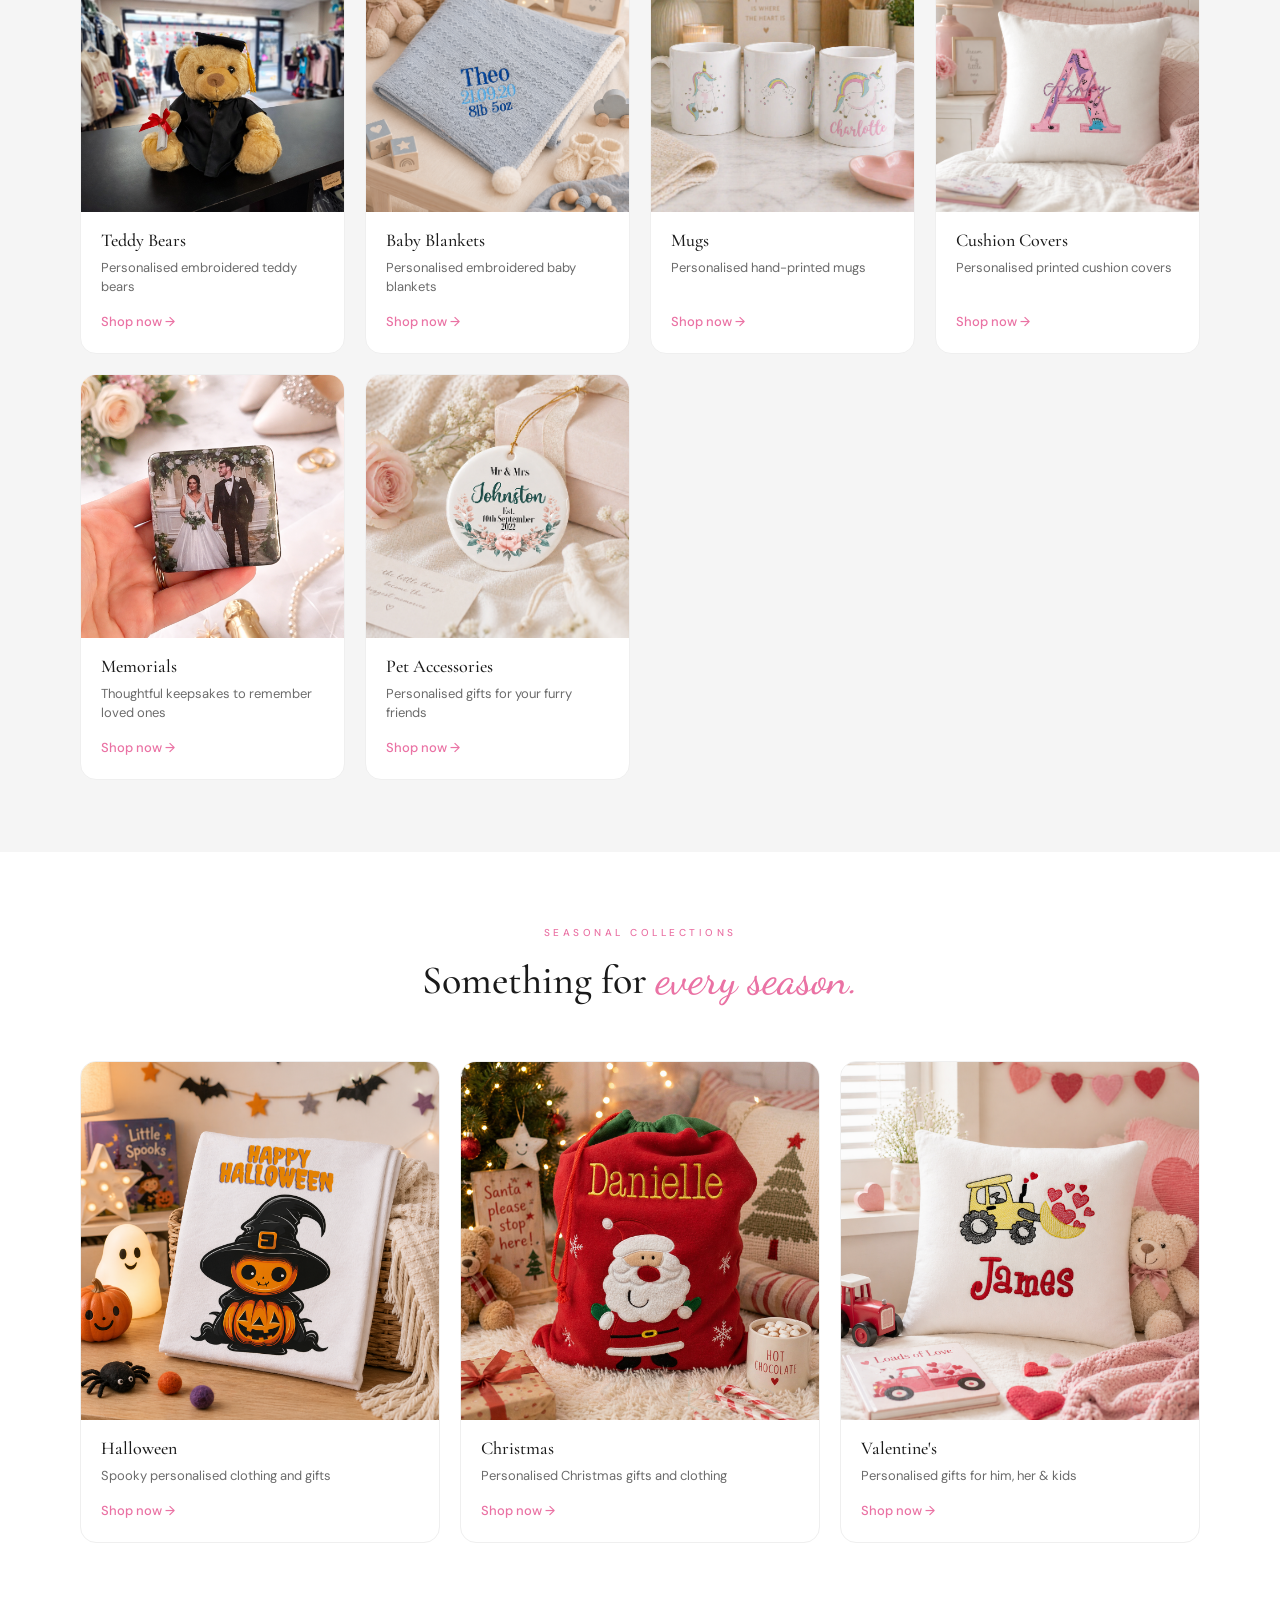
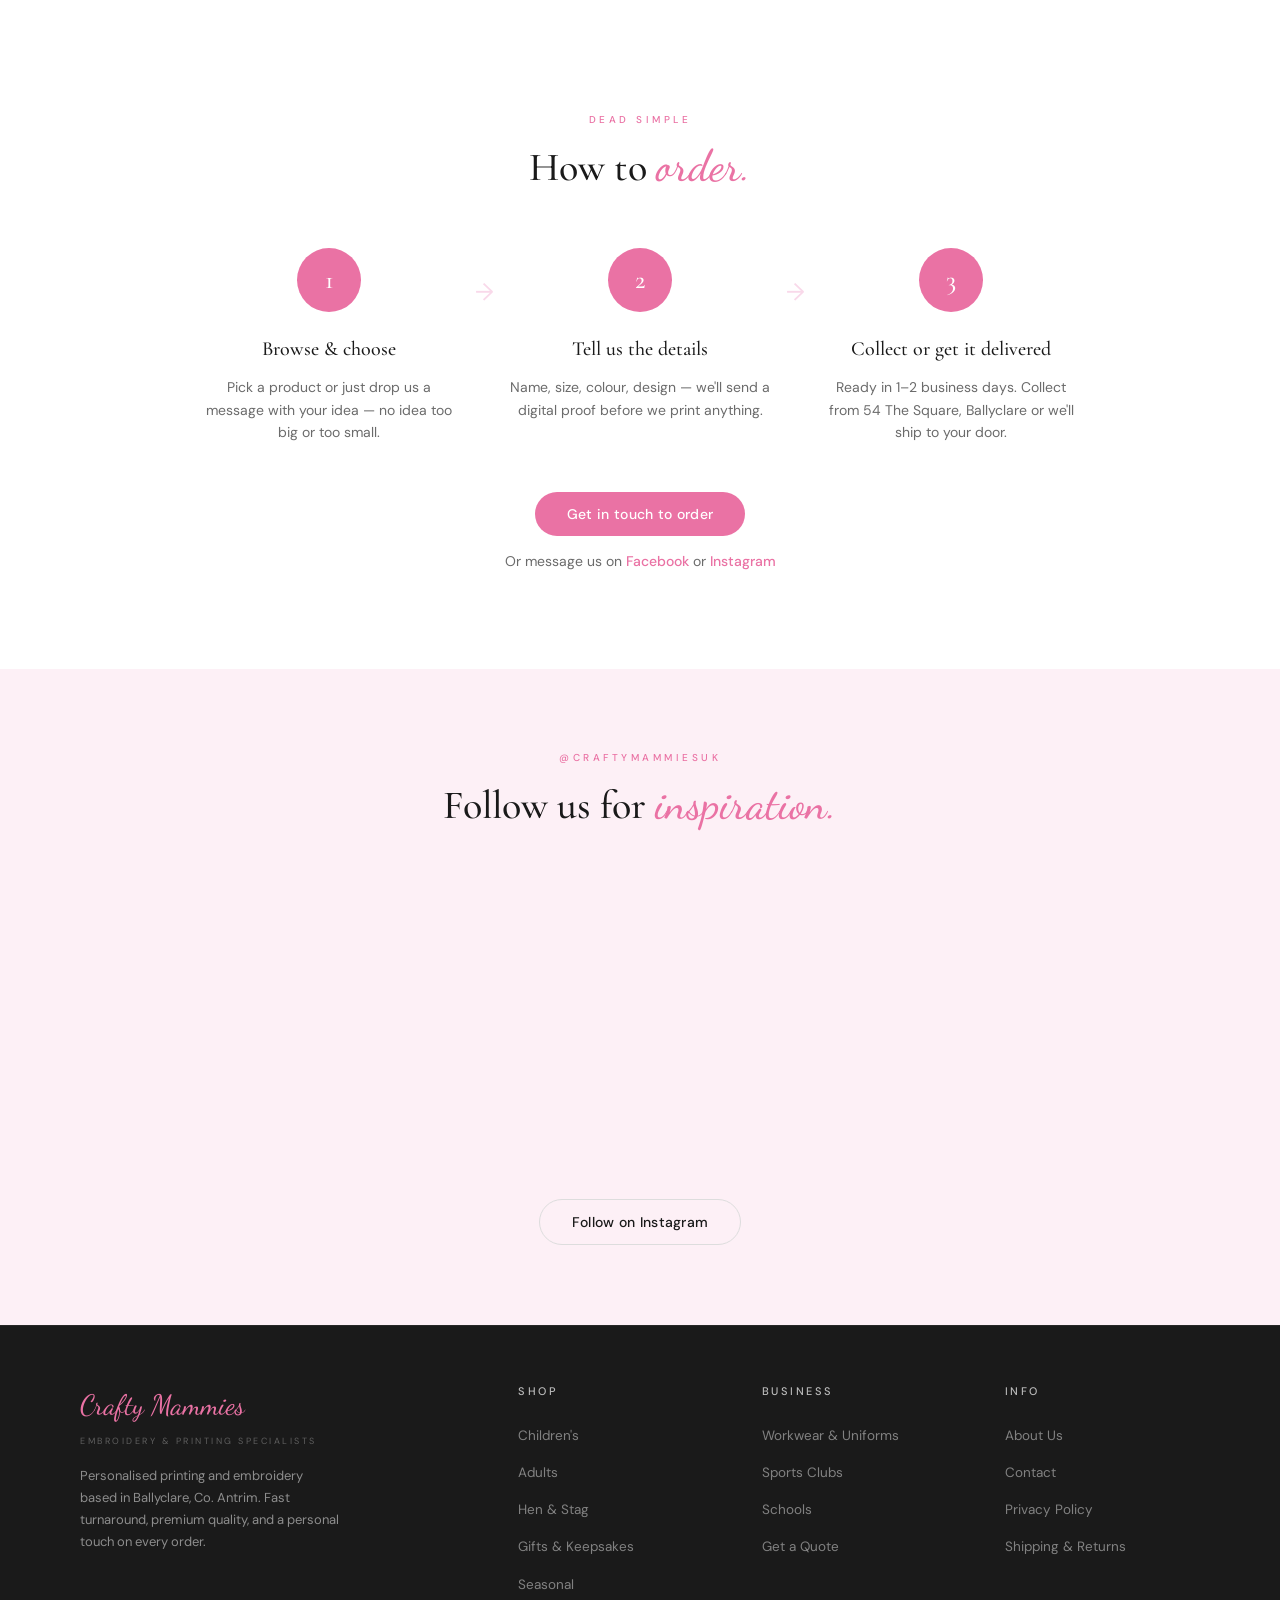
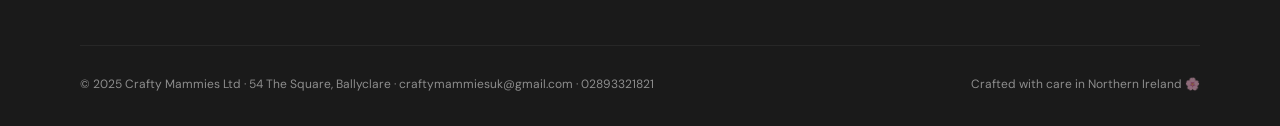
<file: pages/gifts.html>
<!DOCTYPE html>
<html lang="en">
<head>
  <meta charset="UTF-8">
  <meta name="viewport" content="width=device-width, initial-scale=1.0">
  <title>Personalised Gifts &amp; Clothing | Crafty Mammies — Ballyclare, NI</title>
  <meta name="description" content="Personalised gifts, printed clothing, and embroidered keepsakes from Crafty Mammies in Ballyclare. Kids' clothing, adults, hen & stag and more. Fast 1–2 day turnaround.">
  <link rel="preconnect" href="https://fonts.googleapis.com">
  <link rel="preconnect" href="https://fonts.gstatic.com" crossorigin>
  <link href="https://fonts.googleapis.com/css2?family=Cormorant+Garamond:wght@400;500;600&family=DM+Sans:wght@300;400;500&family=Dancing+Script:wght@600&display=swap" rel="stylesheet">
  <link rel="stylesheet" href="../css/variables.css">
  <link rel="stylesheet" href="../css/base.css">
  <link rel="stylesheet" href="../css/components.css">
  <link rel="stylesheet" href="../css/layout.css">
  <link rel="stylesheet" href="../css/gifts.css">
  <link rel="stylesheet" href="../css/responsive.css">
  <link rel="icon" type="image/png" href="../assets/icons/favicon.png">
</head>
<body>

  <header>
    <nav class="nav">
      <a href="../index.html" class="nav-logo">
        <div class="nav-logo-badge"><span>CM</span></div>
        <div class="nav-logo-text">
          <span class="script">Crafty Mammies</span>
          <span class="tagline">Embroidery &amp; Printing Specialists</span>
        </div>
      </a>
      <ul class="nav-links">
        <li><a href="gifts.html" class="active">Personalised Gifts</a></li>
        <li><a href="workwear.html">Workwear</a></li>
        <li><a href="services.html">Services</a></li>
        <li><a href="about.html">About</a></li>
        <li><a href="workwear.html#quote" class="btn btn-primary" style="padding: 9px 22px; font-size: 13px;">Get a Quote</a></li>
      </ul>
      <button class="nav-hamburger" aria-label="Open menu">
        <span></span><span></span><span></span>
      </button>
    </nav>
    <nav class="nav-mobile" aria-label="Mobile navigation">
      <button class="nav-mobile-close" aria-label="Close menu">&times;</button>
      <a href="../index.html">Home</a>
      <a href="gifts.html">Personalised Gifts</a>
      <a href="workwear.html">Workwear</a>
      <a href="services.html">Services</a>
      <a href="about.html">About</a>
      <a href="workwear.html#quote">Get a Quote</a>
    </nav>
  </header>

  <main>

    <!-- ── PAGE HERO ── -->
    <section class="page-hero page-hero--pink">
      <div class="page-hero-content">
        <span class="section-eyebrow">Handmade with heart</span>
        <h1 class="page-hero-title">Gifts they'll <span class="script-inline">treasure.</span></h1>
        <p class="page-hero-sub">Personalised clothing, keepsakes, cards and more — all printed or embroidered right here in Ballyclare. Perfect for every occasion, every age, every budget.</p>
        <div class="hero-ctas">
          <a href="#children" class="btn btn-primary">Browse all products</a>
          <a href="contact.html" class="btn btn-secondary">Ask us something</a>
        </div>
      </div>
    </section>

    <!-- ── CATEGORY NAV ── -->
    <div class="occasion-bar">
      <span class="occasion-label">Jump to:</span>
      <div class="occasion-pills">
        <a href="#children" class="pill">👧 Children's</a>
        <a href="#adults" class="pill">👗 Adults</a>
        <a href="#hen-stag" class="pill">🥂 Hen &amp; Stag</a>
        <a href="#gifts" class="pill">🎁 Gifts</a>
        <a href="#seasonal" class="pill">🎄 Seasonal</a>
      </div>
    </div>

    <!-- ══════════════════════════════════════
         CHILDREN'S
    ══════════════════════════════════════ -->
    <section class="product-section" id="children">
      <div class="section-header">
        <span class="section-eyebrow">For little ones</span>
        <h2 class="section-title">Children's <span class="script-inline">clothing &amp; gifts.</span></h2>
      </div>
      <div class="product-grid product-grid--5">

        <a href="product.html?category=bags-kids" class="product-card">
          <div class="product-card-img">
            <img src="../assets/images/tote_bag.png" alt="Personalised children's bags" loading="lazy" />
          </div>
          <div class="product-card-info">
            <h3>Bags</h3>
            <p>Personalised kids bags and backpacks</p>
            <span class="product-card-cta">Shop now →</span>
          </div>
        </a>

        <a href="product.html?category=hoodies" class="product-card">
          <div class="product-card-img">
            <img src="../assets/images/Kids_Clothing.png" alt="Children's personalised sweatshirts" loading="lazy" />
          </div>
          <div class="product-card-info">
            <h3>Sweatshirts</h3>
            <p>Custom embroidered &amp; printed kids sweatshirts</p>
            <span class="product-card-cta">Shop now →</span>
          </div>
        </a>

        <a href="product.html?category=t-shirts" class="product-card">
          <div class="product-card-img">
            <img src="../assets/images/ava.png" alt="Children's personalised t-shirts" loading="lazy" />
          </div>
          <div class="product-card-info">
            <h3>T-shirts</h3>
            <p>Personalised kids t-shirts for boys &amp; girls</p>
            <span class="product-card-cta">Shop now →</span>
          </div>
        </a>

        <a href="product.html?category=occasions" class="product-card">
          <div class="product-card-img">
            <img src="../assets/images/bear.png" alt="Children's personalised gifts" loading="lazy" />
          </div>
          <div class="product-card-info">
            <h3>Gifts</h3>
            <p>Personalised keepsakes, teddies &amp; baby gifts</p>
            <span class="product-card-cta">Shop now →</span>
          </div>
        </a>

        <a href="product.html?category=pyjamas" class="product-card">
          <div class="product-card-img">
            <img src="../assets/images/gift2.jpg" alt="Personalised children's pyjamas" loading="lazy" />
          </div>
          <div class="product-card-info">
            <h3>Pyjamas</h3>
            <p>Personalised kids pyjamas — perfect gift</p>
            <span class="product-card-cta">Shop now →</span>
          </div>
        </a>

      </div>
    </section>

    <!-- ══════════════════════════════════════
         ADULTS
    ══════════════════════════════════════ -->
    <section class="product-section product-section--alt" id="adults">
      <div class="section-header">
        <span class="section-eyebrow">For grown-ups</span>
        <h2 class="section-title">Adults' <span class="script-inline">clothing &amp; accessories.</span></h2>
      </div>
      <div class="product-grid product-grid--4">

        <a href="product.html?category=t-shirts" class="product-card">
          <div class="product-card-img">
            <img src="../assets/images/adults_clothing.png" alt="Personalised adult t-shirts" loading="lazy" />
          </div>
          <div class="product-card-info">
            <h3>T-shirts</h3>
            <p>Personalised adult t-shirts — any design</p>
            <span class="product-card-cta">Shop now →</span>
          </div>
        </a>

        <a href="product.html?category=hoodies" class="product-card">
          <div class="product-card-img">
            <img src="../assets/images/Sweatshirt.png" alt="Personalised adult sweatshirts" loading="lazy" />
          </div>
          <div class="product-card-info">
            <h3>Sweatshirts</h3>
            <p>Custom embroidered &amp; printed adult sweatshirts</p>
            <span class="product-card-cta">Shop now →</span>
          </div>
        </a>

        <a href="product.html?category=bags" class="product-card">
          <div class="product-card-img">
            <img src="../assets/images/Adult_bag.png" alt="Personalised adults bags" loading="lazy" />
          </div>
          <div class="product-card-info">
            <h3>Bags</h3>
            <p>Personalised bags and totes for adults</p>
            <span class="product-card-cta">Shop now →</span>
          </div>
        </a>

        <a href="product.html?category=occasions" class="product-card">
          <div class="product-card-img">
            <img src="../assets/images/dad2.png" alt="Personalised adult gifts and mugs" loading="lazy" />
          </div>
          <div class="product-card-info">
            <h3>Gifts</h3>
            <p>Mugs, keepsakes &amp; personalised gifts for adults</p>
            <span class="product-card-cta">Shop now →</span>
          </div>
        </a>

      </div>
    </section>

    <!-- ══════════════════════════════════════
         HEN & STAG
    ══════════════════════════════════════ -->
    <section class="product-section hen-stag-section" id="hen-stag">
      <div class="section-header">
        <span class="section-eyebrow">Celebrate in style</span>
        <h2 class="section-title">Hen &amp; Stag <span class="script-inline">nights.</span></h2>
        <p class="section-sub">Make the night unforgettable — custom printed t-shirts, sashes, bags, ribbons and more for the whole party. Get in touch with your ideas and we'll sort the rest.</p>
      </div>
      <div class="product-grid product-grid--3">

        <a href="product.html?category=weddings" class="product-card">
          <div class="product-card-img">
            <img src="../assets/images/bride_to_be.png" alt="Custom hen night ribbon printing" loading="lazy" />
          </div>
          <div class="product-card-info">
            <h3>Custom Ribbon &amp; Sashes</h3>
            <p>Personalised ribbons and sashes for the whole hen party</p>
            <span class="product-card-cta">Order now →</span>
          </div>
        </a>

        <a href="product.html?category=weddings" class="product-card">
          <div class="product-card-img">
            <img src="../assets/images/hens2.png" alt="Personalised hen night bridesmaid board" loading="lazy" />
          </div>
          <div class="product-card-info">
            <h3>Matching T-shirts &amp; Hoodies</h3>
            <p>Printed or embroidered matching tops for the whole group</p>
            <span class="product-card-cta">Order now →</span>
          </div>
        </a>

        <a href="product.html?category=weddings" class="product-card">
          <div class="product-card-img">
            <img src="../assets/images/hens1.png" alt="Personalised hen night party cards and boards" loading="lazy" />
          </div>
          <div class="product-card-info">
            <h3>Party Bags</h3>
            <p>Personalised tote bags — ideal for hen night favours</p>
            <span class="product-card-cta">Order now →</span>
          </div>
        </a>

      </div>
      <div class="hen-stag-cta">
        <p>Have something specific in mind? We love a creative brief.</p>
        <a href="contact.html" class="btn btn-primary">Get in touch to plan your order</a>
      </div>
    </section>

    <!-- ══════════════════════════════════════
         GIFTS & KEEPSAKES
    ══════════════════════════════════════ -->
    <section class="product-section product-section--alt" id="gifts">
      <div class="section-header">
        <span class="section-eyebrow">Something special</span>
        <h2 class="section-title">Gifts &amp; <span class="script-inline">keepsakes.</span></h2>
      </div>
      <div class="product-grid">

        <a href="product.html?category=occasions" class="product-card">
          <div class="product-card-img">
            <img src="../assets/images/Teddy.png" alt="Personalised teddy bear gift" loading="lazy" />
          </div>
          <div class="product-card-info">
            <h3>Teddy Bears</h3>
            <p>Personalised embroidered teddy bears</p>
            <span class="product-card-cta">Shop now →</span>
          </div>
        </a>

        <a href="product.html?category=occasions" class="product-card">
          <div class="product-card-img">
            <img src="../assets/images/baby_blanket.png" alt="Personalised baby blankets" loading="lazy" />
          </div>
          <div class="product-card-info">
            <h3>Baby Blankets</h3>
            <p>Personalised embroidered baby blankets</p>
            <span class="product-card-cta">Shop now →</span>
          </div>
        </a>

        <a href="product.html?category=occasions" class="product-card">
          <div class="product-card-img">
            <img src="../assets/images/Mugs.png" alt="Personalised printed mugs" loading="lazy" />
          </div>
          <div class="product-card-info">
            <h3>Mugs</h3>
            <p>Personalised hand-printed mugs</p>
            <span class="product-card-cta">Shop now →</span>
          </div>
        </a>

        <a href="product.html?category=occasions" class="product-card">
          <div class="product-card-img">
            <img src="../assets/images/cushion.png" alt="Personalised cushion covers" loading="lazy" />
          </div>
          <div class="product-card-info">
            <h3>Cushion Covers</h3>
            <p>Personalised printed cushion covers</p>
            <span class="product-card-cta">Shop now →</span>
          </div>
        </a>

        <a href="product.html?category=occasions" class="product-card">
          <div class="product-card-img">
            <img src="../assets/images/cards1.png" alt="Memorial keepsakes" loading="lazy" />
          </div>
          <div class="product-card-info">
            <h3>Memorials</h3>
            <p>Thoughtful keepsakes to remember loved ones</p>
            <span class="product-card-cta">Shop now →</span>
          </div>
        </a>

        <a href="product.html?category=occasions" class="product-card">
          <div class="product-card-img">
            <img src="../assets/images/keepsake.png" alt="Personalised pet accessories" loading="lazy" />
          </div>
          <div class="product-card-info">
            <h3>Pet Accessories</h3>
            <p>Personalised gifts for your furry friends</p>
            <span class="product-card-cta">Shop now →</span>
          </div>
        </a>

      </div>
    </section>

    <!-- ══════════════════════════════════════
         SEASONAL
    ══════════════════════════════════════ -->
    <section class="product-section" id="seasonal">
      <div class="section-header">
        <span class="section-eyebrow">Seasonal collections</span>
        <h2 class="section-title">Something for <span class="script-inline">every season.</span></h2>
      </div>
      <div class="product-grid product-grid--3">

        <a href="product.html?category=seasonal" class="product-card">
          <div class="product-card-img">
            <img src="../assets/images/halloween.png" alt="Halloween personalised gifts" loading="lazy" />
          </div>
          <div class="product-card-info">
            <h3>Halloween</h3>
            <p>Spooky personalised clothing and gifts</p>
            <span class="product-card-cta">Shop now →</span>
          </div>
        </a>

        <a href="product.html?category=seasonal" class="product-card">
          <div class="product-card-img">
            <img src="../assets/images/christmas.png" alt="Christmas personalised gifts" loading="lazy" />
          </div>
          <div class="product-card-info">
            <h3>Christmas</h3>
            <p>Personalised Christmas gifts and clothing</p>
            <span class="product-card-cta">Shop now →</span>
          </div>
        </a>

        <a href="product.html?category=seasonal" class="product-card">
          <div class="product-card-img">
            <img src="../assets/images/valentines.png" alt="Valentine's gifts" loading="lazy" />
          </div>
          <div class="product-card-info">
            <h3>Valentine's</h3>
            <p>Personalised gifts for him, her &amp; kids</p>
            <span class="product-card-cta">Shop now →</span>
          </div>
        </a>

      </div>
    </section>

    <!-- ── HOW TO ORDER ── -->
    <section class="how-to-order">
      <div class="section-header">
        <span class="section-eyebrow">Dead simple</span>
        <h2 class="section-title">How to <span class="script-inline">order.</span></h2>
      </div>
      <div class="order-steps">
        <div class="order-step">
          <div class="order-step-num">1</div>
          <div class="order-step-content">
            <h3>Browse &amp; choose</h3>
            <p>Pick a product or just drop us a message with your idea — no idea too big or too small.</p>
          </div>
        </div>
        <div class="order-step-arrow">→</div>
        <div class="order-step">
          <div class="order-step-num">2</div>
          <div class="order-step-content">
            <h3>Tell us the details</h3>
            <p>Name, size, colour, design — we'll send a digital proof before we print anything.</p>
          </div>
        </div>
        <div class="order-step-arrow">→</div>
        <div class="order-step">
          <div class="order-step-num">3</div>
          <div class="order-step-content">
            <h3>Collect or get it delivered</h3>
            <p>Ready in 1–2 business days. Collect from 54 The Square, Ballyclare or we'll ship to your door.</p>
          </div>
        </div>
      </div>
      <div class="order-cta">
        <a href="contact.html" class="btn btn-primary">Get in touch to order</a>
        <p>Or message us on <a href="https://www.facebook.com/craftymammies1/" target="_blank" rel="noopener" class="inline-link">Facebook</a> or <a href="https://www.instagram.com/craftymammiesuk/" target="_blank" rel="noopener" class="inline-link">Instagram</a></p>
      </div>
    </section>

    <!-- ── INSTAGRAM STRIP ── -->
    <section class="insta-section">
      <div class="section-header">
        <span class="section-eyebrow">@craftymammiesuk</span>
        <h2 class="section-title">Follow us for <span class="script-inline">inspiration.</span></h2>
      </div>
      <div class="insta-embed-wrap">
        <script src="https://elfsightcdn.com/platform.js" async></script>
        <div class="elfsight-app-b0261026-36b2-4808-9253-8843714d499c" data-elfsight-app-lazy></div>
      </div>
      <div style="text-align:center; margin-top: 32px;">
        <a href="https://www.instagram.com/craftymammiesuk/" target="_blank" rel="noopener" class="btn btn-secondary">Follow on Instagram</a>
      </div>
    </section>

  </main>

  <footer class="footer">
    <div class="footer-grid">
      <div class="footer-brand">
        <span class="script">Crafty Mammies</span>
        <span class="tagline">Embroidery &amp; Printing Specialists</span>
        <p>Personalised printing and embroidery based in Ballyclare, Co. Antrim. Fast turnaround, premium quality, and a personal touch on every order.</p>
      </div>
      <div class="footer-col">
        <h4>Shop</h4>
        <ul>
          <li><a href="gifts.html#children">Children's</a></li>
          <li><a href="gifts.html#adults">Adults</a></li>
          <li><a href="gifts.html#hen-stag">Hen &amp; Stag</a></li>
          <li><a href="gifts.html#gifts">Gifts &amp; Keepsakes</a></li>
          <li><a href="gifts.html#seasonal">Seasonal</a></li>
        </ul>
      </div>
      <div class="footer-col">
        <h4>Business</h4>
        <ul>
          <li><a href="workwear.html">Workwear &amp; Uniforms</a></li>
          <li><a href="workwear.html#sports">Sports Clubs</a></li>
          <li><a href="workwear.html#schools">Schools</a></li>
          <li><a href="workwear.html#quote">Get a Quote</a></li>
        </ul>
      </div>
      <div class="footer-col">
        <h4>Info</h4>
        <ul>
          <li><a href="about.html">About Us</a></li>
          <li><a href="contact.html">Contact</a></li>
          <li><a href="privacy.html">Privacy Policy</a></li>
          <li><a href="shipping.html">Shipping &amp; Returns</a></li>
        </ul>
      </div>
    </div>
    <div class="footer-bottom">
      <span>© 2025 Crafty Mammies Ltd &middot; 54 The Square, Ballyclare &middot; craftymammiesuk@gmail.com &middot; 02893321821</span>
      <span>Crafted with care in Northern Ireland 🌸</span>
    </div>
  </footer>

  <script src="../js/nav.js"></script>
</body>
</html>
</file>
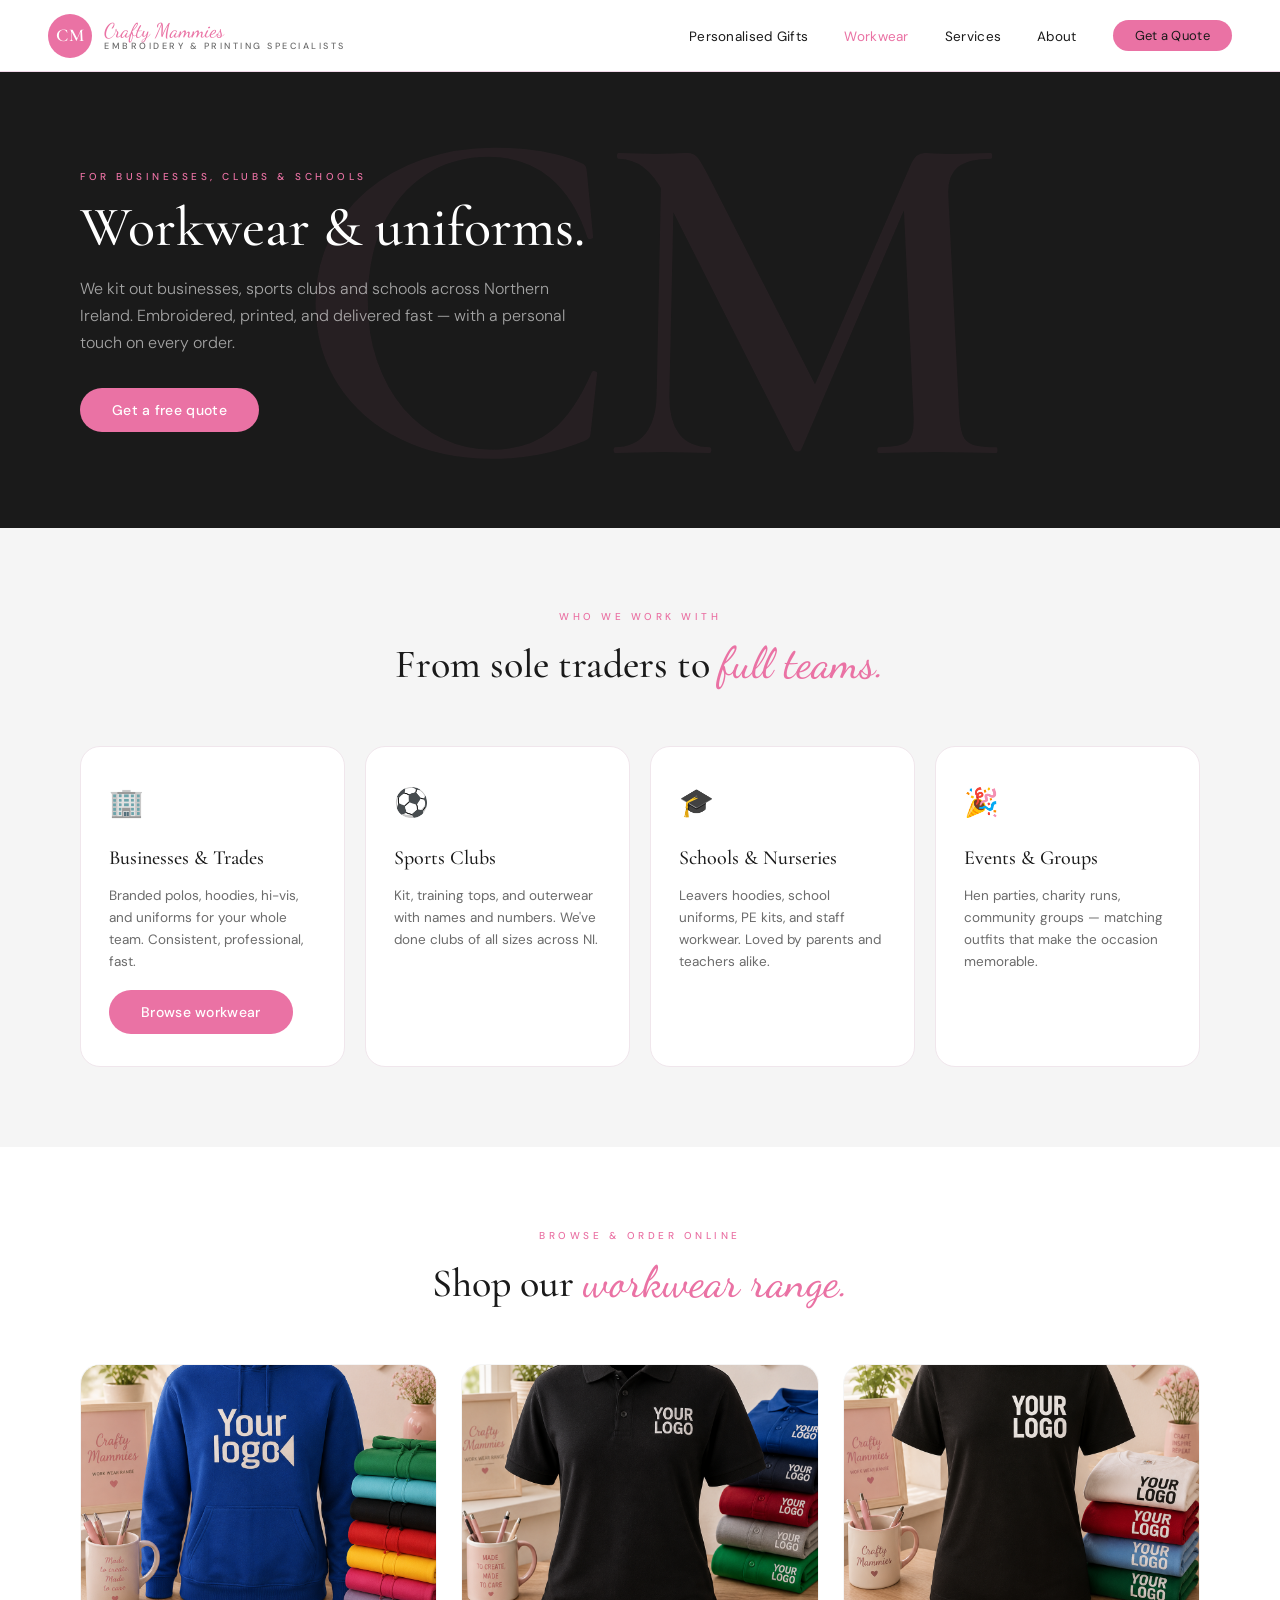
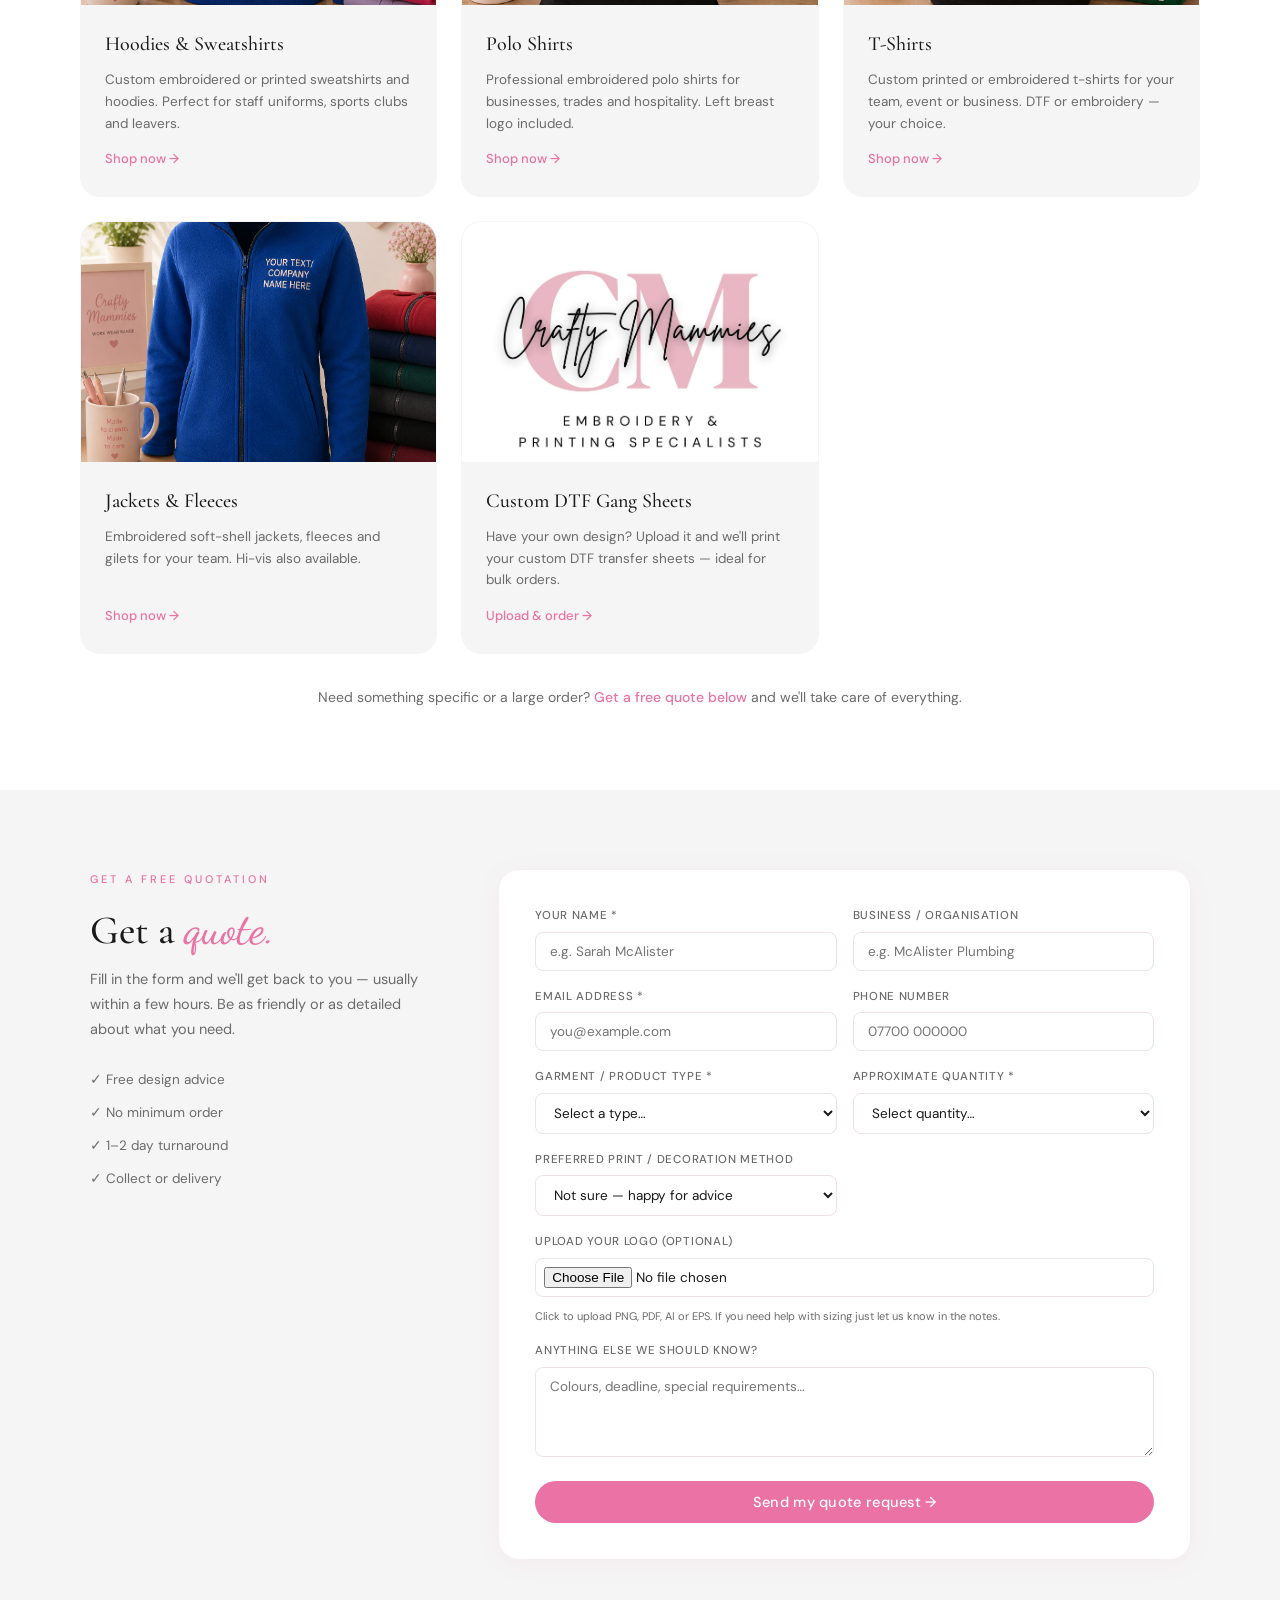
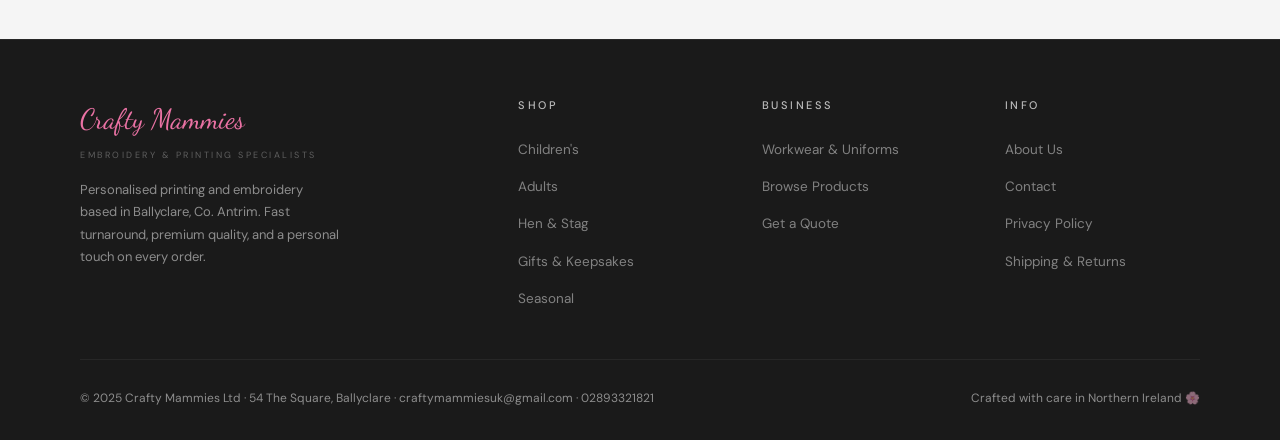
<file: pages/workwear.html>
<!DOCTYPE html>
<html lang="en">
<head>
  <meta charset="UTF-8">
  <meta name="viewport" content="width=device-width, initial-scale=1.0">
  <title>Workwear &amp; Uniforms | Crafty Mammies — Ballyclare, NI</title>
  <meta name="description" content="Custom embroidered and printed workwear, uniforms and team clothing from Crafty Mammies in Ballyclare. Sports clubs, schools, businesses and events. Fast turnaround.">
  <link rel="preconnect" href="https://fonts.googleapis.com">
  <link rel="preconnect" href="https://fonts.gstatic.com" crossorigin>
  <link href="https://fonts.googleapis.com/css2?family=Cormorant+Garamond:wght@400;500;600&family=DM+Sans:wght@300;400;500&family=Dancing+Script:wght@600&display=swap" rel="stylesheet">
  <link rel="stylesheet" href="../css/variables.css">
  <link rel="stylesheet" href="../css/base.css">
  <link rel="stylesheet" href="../css/components.css">
  <link rel="stylesheet" href="../css/layout.css">
  <link rel="stylesheet" href="../css/workwear.css">
  <link rel="stylesheet" href="../css/responsive.css">
  <link rel="icon" type="image/png" href="../assets/icons/favicon.png">
</head>
<body>

  <header>
    <nav class="nav">
      <a href="../index.html" class="nav-logo">
        <div class="nav-logo-badge"><span>CM</span></div>
        <div class="nav-logo-text">
          <span class="script">Crafty Mammies</span>
          <span class="tagline">Embroidery &amp; Printing Specialists</span>
        </div>
      </a>
      <ul class="nav-links">
        <li><a href="gifts.html">Personalised Gifts</a></li>
        <li><a href="workwear.html" class="active">Workwear</a></li>
        <li><a href="services.html">Services</a></li>
        <li><a href="about.html">About</a></li>
        <li><a href="workwear.html#quote" class="btn btn-primary" style="padding: 9px 22px; font-size: 13px;">Get a Quote</a></li>
      </ul>
      <button class="nav-hamburger" aria-label="Open menu">
        <span></span><span></span><span></span>
      </button>
    </nav>
    <nav class="nav-mobile" aria-label="Mobile navigation">
      <button class="nav-mobile-close" aria-label="Close menu">&times;</button>
      <a href="../index.html">Home</a>
      <a href="gifts.html">Personalised Gifts</a>
      <a href="workwear.html">Workwear</a>
      <a href="services.html">Services</a>
      <a href="about.html">About</a>
      <a href="workwear.html#quote">Get a Quote</a>
    </nav>
  </header>

  <main>

    <!-- ── PAGE HERO ── -->
    <section class="page-hero page-hero--dark">
      <div class="page-hero-content">
        <span class="section-eyebrow">For businesses, clubs &amp; schools</span>
        <h1 class="page-hero-title">Workwear &amp; uniforms.</h1>
        <p class="page-hero-sub">We kit out businesses, sports clubs and schools across Northern Ireland. Embroidered, printed, and delivered fast — with a personal touch on every order.</p>
        <div class="hero-ctas">
          <a href="#quote" class="btn btn-primary">Get a free quote</a>
        </div>
      </div>
    </section>

    <!-- ── WHO WE WORK WITH ── -->
    <section class="workwear-who">
      <div class="section-header">
        <span class="section-eyebrow">Who we work with</span>
        <h2 class="section-title">From sole traders to <span class="script-inline">full teams.</span></h2>
      </div>
      <div class="workwear-who-grid">

        <div class="who-card">
          <div class="who-card-icon">🏢</div>
          <h3>Businesses &amp; Trades</h3>
          <p>Branded polos, hoodies, hi-vis, and uniforms for your whole team. Consistent, professional, fast.</p>
          <a href="#workwear-products" class="btn btn-primary" style="margin-top:16px; align-self:flex-start;">Browse workwear</a>
        </div>

        <div class="who-card">
          <div class="who-card-icon">⚽</div>
          <h3>Sports Clubs</h3>
          <p>Kit, training tops, and outerwear with names and numbers. We've done clubs of all sizes across NI.</p>
        </div>

        <div class="who-card">
          <div class="who-card-icon">🎓</div>
          <h3>Schools &amp; Nurseries</h3>
          <p>Leavers hoodies, school uniforms, PE kits, and staff workwear. Loved by parents and teachers alike.</p>
        </div>

        <div class="who-card">
          <div class="who-card-icon">🎉</div>
          <h3>Events &amp; Groups</h3>
          <p>Hen parties, charity runs, community groups — matching outfits that make the occasion memorable.</p>
        </div>

      </div>
    </section>

    <!-- ── BROWSE WORKWEAR ── -->
    <section class="workwear-browse" id="workwear-products">
      <div class="section-header">
        <span class="section-eyebrow">Browse &amp; order online</span>
        <h2 class="section-title">Shop our <span class="script-inline">workwear range.</span></h2>
      </div>
      <div class="workwear-product-grid">

        <a href="product.html?category=ww-hoodies" class="workwear-product-card">
          <div class="workwear-product-img">
            <img src="/assets/images/hoodie.png" alt="Custom embroidered hoodies and sweatshirts" loading="lazy" />
          </div>
          <div class="workwear-product-info">
            <h3>Hoodies &amp; Sweatshirts</h3>
            <p>Custom embroidered or printed sweatshirts and hoodies. Perfect for staff uniforms, sports clubs and leavers.</p>
            <span class="product-card-cta">Shop now →</span>
          </div>
        </a>

        <a href="product.html?category=ww-polos" class="workwear-product-card">
          <div class="workwear-product-img">
            <img src="/assets/images/poloshirts.png" alt="Embroidered polo shirts for businesses" loading="lazy" />
          </div>
          <div class="workwear-product-info">
            <h3>Polo Shirts</h3>
            <p>Professional embroidered polo shirts for businesses, trades and hospitality. Left breast logo included.</p>
            <span class="product-card-cta">Shop now →</span>
          </div>
        </a>

        <a href="product.html?category=ww-tshirts" class="workwear-product-card">
          <div class="workwear-product-img">
            <img src="/assets/images/tshirt.png" alt="Custom printed t-shirts for teams and events" loading="lazy" />
          </div>
          <div class="workwear-product-info">
            <h3>T-Shirts</h3>
            <p>Custom printed or embroidered t-shirts for your team, event or business. DTF or embroidery — your choice.</p>
            <span class="product-card-cta">Shop now →</span>
          </div>
        </a>

        <a href="product.html?category=ww-jackets" class="workwear-product-card">
          <div class="workwear-product-img">
            <img src="/assets/images/fleece.png" alt="Embroidered jackets and fleeces" loading="lazy" />
          </div>
          <div class="workwear-product-info">
            <h3>Jackets &amp; Fleeces</h3>
            <p>Embroidered soft-shell jackets, fleeces and gilets for your team. Hi-vis also available.</p>
            <span class="product-card-cta">Shop now →</span>
          </div>
        </a>

        <a href="product.html?category=ww-dtf" class="workwear-product-card">
          <div class="workwear-product-img">
            <img src="/assets/images/craftymammies.jpg" alt="Custom DTF Gang Sheets" loading="lazy" />
          </div>
          <div class="workwear-product-info">
            <h3>Custom DTF Gang Sheets</h3>
            <p>Have your own design? Upload it and we'll print your custom DTF transfer sheets — ideal for bulk orders.</p>
            <span class="product-card-cta">Upload &amp; order →</span>
          </div>
        </a>

      </div>
      <p class="workwear-browse-note">Need something specific or a large order? <a href="#quote" class="inline-link">Get a free quote below</a> and we'll take care of everything.</p>
    </section>

    <!-- ── QUOTE FORM ── -->
    <section class="quote-section" id="quote">
      <div class="quote-inner">
        <div class="quote-left">
          <span class="section-eyebrow">Get a free quotation</span>
          <h2 class="section-title">Get a <span class="script-inline">quote.</span></h2>
          <p class="quote-intro">Fill in the form and we'll get back to you — usually within a few hours. Be as friendly or as detailed about what you need.</p>
          <ul class="quote-promises">
            <li>✓ Free design advice</li>
            <li>✓ No minimum order</li>
            <li>✓ 1–2 day turnaround</li>
            <li>✓ Collect or delivery</li>
          </ul>
        </div>
        <div class="quote-right">
          <form class="quote-form" id="quote-form" onsubmit="submitQuote(event)">

            <div class="qform-row">
              <div class="qform-group">
                <label for="q-name">Your name *</label>
                <input type="text" id="q-name" placeholder="e.g. Sarah McAlister" required />
              </div>
              <div class="qform-group">
                <label for="q-org">Business / organisation</label>
                <input type="text" id="q-org" placeholder="e.g. McAlister Plumbing" />
              </div>
            </div>

            <div class="qform-row">
              <div class="qform-group">
                <label for="q-email">Email address *</label>
                <input type="email" id="q-email" placeholder="you@example.com" required />
              </div>
              <div class="qform-group">
                <label for="q-phone">Phone number</label>
                <input type="tel" id="q-phone" placeholder="07700 000000" />
              </div>
            </div>

            <div class="qform-row">
              <div class="qform-group">
                <label for="q-type">Garment / product type *</label>
                <select id="q-type" required>
                  <option value="">Select a type…</option>
                  <option>Polo shirts</option>
                  <option>Hoodies / sweatshirts</option>
                  <option>T-shirts</option>
                  <option>Jackets / fleeces</option>
                  <option>Hi-vis</option>
                  <option>Bags</option>
                  <option>DTF gang sheets</option>
                  <option>Other — I'll describe below</option>
                </select>
              </div>
              <div class="qform-group">
                <label for="q-qty">Approximate quantity *</label>
                <select id="q-qty" required>
                  <option value="">Select quantity…</option>
                  <option>1–5</option>
                  <option>6–10</option>
                  <option>11–25</option>
                  <option>26–50</option>
                  <option>50+</option>
                </select>
              </div>
            </div>

            <div class="qform-row">
              <div class="qform-group">
                <label for="q-method">Preferred print / decoration method</label>
                <select id="q-method">
                  <option value="">Not sure — happy for advice</option>
                  <option>Embroidery</option>
                  <option>DTF print</option>
                  <option>Sublimation</option>
                  <option>Vinyl</option>
                </select>
              </div>
            </div>

            <div class="qform-row">
              <div class="qform-group qform-group--full">
                <label for="q-logo">Upload your logo (optional)</label>
                <input type="file" id="q-logo" accept=".png,.jpg,.jpeg,.pdf,.ai,.eps,.svg" style="padding: 8px;" />
                <span class="qform-hint">Click to upload PNG, PDF, AI or EPS. If you need help with sizing just let us know in the notes.</span>
              </div>
            </div>

            <div class="qform-row">
              <div class="qform-group qform-group--full">
                <label for="q-notes">Anything else we should know?</label>
                <textarea id="q-notes" placeholder="Colours, deadline, special requirements…"></textarea>
              </div>
            </div>

            <button type="submit" class="btn btn-primary quote-submit">Send my quote request →</button>

          </form>

          <div class="quote-success" id="quote-success" style="display:none">
            <div class="quote-success-icon">🎉</div>
            <h3>Quote request received!</h3>
            <p>Thanks — Nicole or Lavinia will be in touch shortly, usually within a few hours.</p>
          </div>
        </div>
      </div>
    </section>

  </main>

  <footer class="footer">
    <div class="footer-grid">
      <div class="footer-brand">
        <span class="script">Crafty Mammies</span>
        <span class="tagline">Embroidery &amp; Printing Specialists</span>
        <p>Personalised printing and embroidery based in Ballyclare, Co. Antrim. Fast turnaround, premium quality, and a personal touch on every order.</p>
      </div>
      <div class="footer-col">
        <h4>Shop</h4>
        <ul>
          <li><a href="gifts.html#children">Children's</a></li>
          <li><a href="gifts.html#adults">Adults</a></li>
          <li><a href="gifts.html#hen-stag">Hen &amp; Stag</a></li>
          <li><a href="gifts.html#gifts">Gifts &amp; Keepsakes</a></li>
          <li><a href="gifts.html#seasonal">Seasonal</a></li>
        </ul>
      </div>
      <div class="footer-col">
        <h4>Business</h4>
        <ul>
          <li><a href="workwear.html">Workwear &amp; Uniforms</a></li>
          <li><a href="workwear.html#workwear-products">Browse Products</a></li>
          <li><a href="workwear.html#quote">Get a Quote</a></li>
        </ul>
      </div>
      <div class="footer-col">
        <h4>Info</h4>
        <ul>
          <li><a href="about.html">About Us</a></li>
          <li><a href="contact.html">Contact</a></li>
          <li><a href="privacy.html">Privacy Policy</a></li>
          <li><a href="shipping.html">Shipping &amp; Returns</a></li>
        </ul>
      </div>
    </div>
    <div class="footer-bottom">
      <span>© 2025 Crafty Mammies Ltd &middot; 54 The Square, Ballyclare &middot; craftymammiesuk@gmail.com &middot; 02893321821</span>
      <span>Crafted with care in Northern Ireland 🌸</span>
    </div>
  </footer>

  <script src="../js/nav.js"></script>
  <script>
    function submitQuote(e) {
      e.preventDefault();
      document.getElementById('quote-form').style.display = 'none';
      document.getElementById('quote-success').style.display = 'block';
    }
  </script>

</body>
</html>
</file>
<file: css/variables.css>
/* =========================================
   CRAFTY MAMMIES — Design Tokens
   ========================================= */

:root {
  /* Brand colours */
  --pink:        #EA72A4;
  --pink-dark:   #c45585;
  --pink-light:  #f9d9ea;
  --pink-pale:   #fdf0f6;

  /* Neutrals */
  --black:       #1a1a1a;
  --grey:        #6b6b6b;
  --grey-light:  #f5f5f5;
  --white:       #ffffff;

  /* Typography */
  --serif:   'Cormorant Garamond', Georgia, serif;
  --script:  'Dancing Script', cursive;
  --sans:    'DM Sans', sans-serif;

  /* Spacing scale */
  --space-xs:   8px;
  --space-sm:   16px;
  --space-md:   24px;
  --space-lg:   48px;
  --space-xl:   80px;
  --space-2xl:  96px;

  /* Border radius */
  --radius-sm:  8px;
  --radius-md:  16px;
  --radius-lg:  20px;
  --radius-pill: 100px;

  /* Shadows */
  --shadow-card: 0 12px 48px rgba(234, 114, 164, 0.18);
  --shadow-soft: 0 4px 24px rgba(0, 0, 0, 0.06);

  /* Transitions */
  --transition: 0.2s ease;
}
</file>
<file: css/base.css>
/* =========================================
   CRAFTY MAMMIES — Reset & Base
   ========================================= */

*, *::before, *::after {
  box-sizing: border-box;
  margin: 0;
  padding: 0;
}

html {
  scroll-behavior: smooth;
  -webkit-text-size-adjust: 100%;
}

body {
  font-family: var(--sans);
  font-size: 16px;
  font-weight: 400;
  line-height: 1.7;
  color: var(--black);
  background: var(--white);
  overflow-x: hidden;
  -webkit-font-smoothing: antialiased;
  -moz-osx-font-smoothing: grayscale;
}

img {
  display: block;
  max-width: 100%;
  height: auto;
}

a {
  color: inherit;
  text-decoration: none;
}

ul, ol {
  list-style: none;
}

button {
  font-family: inherit;
  cursor: pointer;
  border: none;
  background: none;
}

input, textarea, select {
  font-family: inherit;
  font-size: inherit;
}

/* Utility: visually hidden (accessibility) */
.sr-only {
  position: absolute;
  width: 1px;
  height: 1px;
  padding: 0;
  margin: -1px;
  overflow: hidden;
  clip: rect(0, 0, 0, 0);
  white-space: nowrap;
  border-width: 0;
}

/* Utility: container */
.container {
  width: 100%;
  max-width: 1280px;
  margin: 0 auto;
  padding: 0 var(--space-xl);
}
</file>
<file: css/components.css>
/* =========================================
   CRAFTY MAMMIES — Components
   ========================================= */

/* ----- BUTTONS ----- */
.btn {
  display: inline-block;
  padding: 15px 32px;
  border-radius: var(--radius-pill);
  font-family: var(--sans);
  font-size: 14px;
  font-weight: 500;
  letter-spacing: 0.3px;
  line-height: 1;
  cursor: pointer;
  border: none;
  transition: background var(--transition), color var(--transition),
              border-color var(--transition), transform var(--transition);
  text-decoration: none;
}

.btn:hover { transform: translateY(-1px); }

.btn-primary {
  background: var(--pink);
  color: var(--white);
}
.btn-primary:hover { background: var(--pink-dark); }

.btn-secondary {
  background: transparent;
  color: var(--black);
  border: 1.5px solid #ddd;
}
.btn-secondary:hover { border-color: var(--pink); color: var(--pink); }

.btn-white {
  background: var(--white);
  color: var(--black);
}
.btn-white:hover { background: #f5f5f5; }

.btn-outline-white {
  background: transparent;
  color: var(--white);
  border: 1.5px solid rgba(255, 255, 255, 0.3);
}
.btn-outline-white:hover { border-color: var(--white); }

/* ----- SECTION HEADER ----- */
.section-header {
  text-align: center;
  margin-bottom: 56px;
}

.section-eyebrow {
  display: block;
  font-size: 10px;
  font-weight: 500;
  letter-spacing: 3.5px;
  text-transform: uppercase;
  color: var(--pink);
  margin-bottom: 12px;
}

.section-title {
  font-family: var(--serif);
  font-size: clamp(32px, 3.5vw, 40px);
  font-weight: 500;
  color: var(--black);
  line-height: 1.2;
}

.section-title .script-inline {
  font-family: var(--script);
  color: var(--pink);
  font-size: 1.1em;
}

/* ----- REVIEW CARD ----- */
.review-card {
  background: var(--white);
  border-radius: var(--radius-md);
  padding: 32px;
  border: 1px solid #f0d6e8;
}

.review-stars {
  display: flex;
  gap: 3px;
  margin-bottom: 16px;
}

.star {
  width: 14px;
  height: 14px;
  background: var(--pink);
  clip-path: polygon(50% 0%, 61% 35%, 98% 35%, 68% 57%,
                     79% 91%, 50% 70%, 21% 91%, 32% 57%,
                     2% 35%, 39% 35%);
}

.review-text {
  font-size: 14.5px;
  color: var(--black);
  line-height: 1.7;
  margin-bottom: 20px;
  font-style: italic;
}

.review-author {
  font-size: 13px;
  font-weight: 500;
  color: var(--pink-dark);
}

/* ----- SERVICE CARD ----- */
.service-card {
  background: var(--white);
  border-radius: var(--radius-md);
  padding: 32px 24px;
  text-align: center;
  border: 1px solid transparent;
  transition: border-color var(--transition), transform var(--transition),
              box-shadow var(--transition);
}

.service-card:hover {
  border-color: var(--pink-light);
  transform: translateY(-4px);
  box-shadow: 0 16px 40px rgba(234, 114, 164, 0.1);
}

.service-icon {
  width: 56px;
  height: 56px;
  background: var(--pink-pale);
  border-radius: 50%;
  display: flex;
  align-items: center;
  justify-content: center;
  margin: 0 auto 16px;
}

.service-name {
  font-family: var(--serif);
  font-size: 17px;
  font-weight: 500;
  margin-bottom: 8px;
  color: var(--black);
}

.service-desc {
  font-size: 12.5px;
  color: var(--grey);
  line-height: 1.5;
}

/* ----- TRUST BAR ----- */
.trust-bar {
  background: var(--pink);
  padding: 14px 48px;
  display: flex;
  align-items: center;
  justify-content: center;
  gap: 48px;
  overflow: hidden;
  flex-wrap: wrap;
}

.trust-bar-item {
  display: flex;
  align-items: center;
  gap: 10px;
  color: var(--white);
  font-size: 13px;
  font-weight: 400;
  white-space: nowrap;
}

.trust-bar-item svg { opacity: 0.9; flex-shrink: 0; }

.trust-bar-divider {
  width: 1px;
  height: 18px;
  background: rgba(255, 255, 255, 0.3);
}
</file>
<file: css/layout.css>
/* =========================================
   CRAFTY MAMMIES — Navigation
   ========================================= */

.nav {
  position: sticky;
  top: 0;
  z-index: 100;
  background: var(--white);
  border-bottom: 1px solid #f0d6e8;
  display: flex;
  align-items: center;
  justify-content: space-between;
  padding: 0 48px;
  height: 72px;
}

/* Logo */
.nav-logo {
  display: flex;
  align-items: center;
  gap: 12px;
  text-decoration: none;
}

.nav-logo-badge {
  width: 44px;
  height: 44px;
  background: var(--pink);
  border-radius: 50%;
  display: flex;
  align-items: center;
  justify-content: center;
  flex-shrink: 0;
}

.nav-logo-badge span {
  font-family: var(--serif);
  font-size: 18px;
  font-weight: 600;
  color: var(--white);
  letter-spacing: 1px;
}

.nav-logo-text {
  display: flex;
  flex-direction: column;
  line-height: 1.1;
}

.nav-logo-text .script {
  font-family: var(--script);
  font-size: 20px;
  color: var(--pink);
}

.nav-logo-text .tagline {
  font-size: 9px;
  letter-spacing: 2.5px;
  text-transform: uppercase;
  color: var(--grey);
  font-weight: 500;
}

/* Links */
.nav-links {
  display: flex;
  align-items: center;
  gap: 36px;
}

.nav-links a {
  font-size: 13.5px;
  font-weight: 400;
  color: var(--black);
  letter-spacing: 0.3px;
  transition: color var(--transition);
}

.nav-links a:hover,
.nav-links a.active {
  color: var(--pink);
}

/* Mobile hamburger (hidden on desktop) */
.nav-hamburger {
  display: none;
  flex-direction: column;
  gap: 5px;
  padding: 4px;
  cursor: pointer;
}

.nav-hamburger span {
  display: block;
  width: 24px;
  height: 2px;
  background: var(--black);
  border-radius: 2px;
  transition: transform var(--transition), opacity var(--transition);
}

/* Mobile nav drawer */
.nav-mobile {
  display: none;
  position: fixed;
  inset: 0;
  z-index: 200;
  background: var(--white);
  flex-direction: column;
  padding: 48px 32px;
  gap: 28px;
}

.nav-mobile.open { display: flex; }

.nav-mobile a {
  font-family: var(--serif);
  font-size: 28px;
  font-weight: 500;
  color: var(--black);
  transition: color var(--transition);
}

.nav-mobile a:hover { color: var(--pink); }

.nav-mobile-close {
  position: absolute;
  top: 24px;
  right: 24px;
  font-size: 28px;
  color: var(--grey);
  background: none;
  border: none;
  cursor: pointer;
  line-height: 1;
}


/* =========================================
   CRAFTY MAMMIES — Footer
   ========================================= */

.footer {
  background: var(--black);
  border-top: 1px solid rgba(255, 255, 255, 0.06);
  padding: 56px 80px 32px;
  color: rgba(255, 255, 255, 0.5);
}

.footer-grid {
  display: grid;
  grid-template-columns: 2fr 1fr 1fr 1fr;
  gap: 48px;
  margin-bottom: 48px;
}

.footer-brand .script {
  font-family: var(--script);
  font-size: 28px;
  color: var(--pink);
  display: block;
  margin-bottom: 4px;
}

.footer-brand .tagline {
  font-size: 9px;
  letter-spacing: 2.5px;
  text-transform: uppercase;
  color: rgba(255, 255, 255, 0.3);
  margin-bottom: 16px;
  display: block;
}

.footer-brand p {
  font-size: 13px;
  line-height: 1.7;
  max-width: 260px;
}

.footer-col h4 {
  font-size: 11px;
  letter-spacing: 2.5px;
  text-transform: uppercase;
  color: rgba(255, 255, 255, 0.7);
  font-weight: 500;
  margin-bottom: 20px;
}

.footer-col ul {
  display: flex;
  flex-direction: column;
  gap: 10px;
}

.footer-col ul li a {
  color: rgba(255, 255, 255, 0.45);
  font-size: 13.5px;
  transition: color var(--transition);
}

.footer-col ul li a:hover { color: var(--pink); }

.footer-bottom {
  display: flex;
  align-items: center;
  justify-content: space-between;
  padding-top: 28px;
  border-top: 1px solid rgba(255, 255, 255, 0.06);
  font-size: 12px;
}
</file>
<file: css/home.css>
/* =========================================
   CRAFTY MAMMIES — Homepage Sections
   ========================================= */

/* ----- HERO ----- */
.hero {
  min-height: 88vh;
  display: grid;
  grid-template-columns: 1fr 1fr;
  position: relative;
  overflow: hidden;
}

.hero-left {
  display: flex;
  flex-direction: column;
  justify-content: center;
  padding: 80px 64px 80px 80px;
  position: relative;
  z-index: 2;
}

.hero-eyebrow {
  display: inline-flex;
  align-items: center;
  gap: 8px;
  font-size: 11px;
  font-weight: 500;
  letter-spacing: 3px;
  text-transform: uppercase;
  color: var(--pink);
  margin-bottom: 24px;
}

.hero-eyebrow::before {
  content: '';
  display: block;
  width: 28px;
  height: 1px;
  background: var(--pink);
}

.hero-title {
  font-family: var(--serif);
  font-size: clamp(44px, 5vw, 68px);
  font-weight: 500;
  line-height: 1.1;
  color: var(--black);
  margin-bottom: 8px;
}

.hero-title .script-word {
  font-family: var(--script);
  color: var(--pink);
  font-size: clamp(52px, 5.5vw, 76px);
  display: block;
  line-height: 1.15;
}

.hero-sub {
  font-size: 16px;
  color: var(--grey);
  line-height: 1.7;
  max-width: 420px;
  margin-top: 20px;
  margin-bottom: 40px;
  font-weight: 300;
}

.hero-ctas {
  display: flex;
  gap: 14px;
  flex-wrap: wrap;
}

.hero-trust {
  display: flex;
  gap: 28px;
  margin-top: 48px;
  padding-top: 36px;
  border-top: 1px solid #f0d6e8;
}

.trust-item {
  display: flex;
  flex-direction: column;
  gap: 2px;
}

.trust-num {
  font-family: var(--serif);
  font-size: 26px;
  font-weight: 600;
  color: var(--pink);
  line-height: 1;
}

.trust-label {
  font-size: 11px;
  color: var(--grey);
  letter-spacing: 0.5px;
  font-weight: 400;
}

/* Hero right panel */
.hero-right {
  position: relative;
  overflow: hidden;
  background: var(--pink-pale);
}

.hero-right::before {
  content: 'CM';
  position: absolute;
  font-family: var(--serif);
  font-size: 480px;
  font-weight: 600;
  color: rgba(234, 114, 164, 0.08);
  top: 50%;
  left: 50%;
  transform: translate(-50%, -50%);
  line-height: 1;
  pointer-events: none;
  z-index: 0;
  letter-spacing: -20px;
}

.hero-image-stack {
  position: absolute;
  inset: 0;
  display: flex;
  align-items: center;
  justify-content: center;
  z-index: 1;
}

.hero-img-card {
  position: absolute;
  background: var(--white);
  border-radius: var(--radius-md);
  padding: 12px;
  box-shadow: var(--shadow-card);
  overflow: hidden;
}

.hero-img-card.main {
  width: 300px;
  height: 380px;
  top: 50%;
  left: 50%;
  transform: translate(-62%, -52%) rotate(-2deg);
}

.hero-img-card.secondary {
  width: 210px;
  height: 250px;
  top: 50%;
  left: 50%;
  transform: translate(0%, -65%) rotate(4deg);
}

.hero-img-card.tertiary {
  width: 170px;
  height: 190px;
  top: 50%;
  left: 50%;
  transform: translate(-5%, 8%) rotate(-1deg);
}

.hero-img-card img {
  width: 100%;
  height: 100%;
  object-fit: cover;
  border-radius: var(--radius-sm);
}

/* Show both Nicole & Lavinia in the main card */
.hero-img-card.main img {
  object-position: center 20%;
}

/* Shop interior — centre the display shelves */
.hero-img-card.secondary img {
  object-position: center center;
}

/* Teddy — focus on the bear, not the shelf below */
.hero-img-card.tertiary img {
  object-position: center 30%;
}

/* Placeholder (swap out when images arrive) */
.img-placeholder {
  width: 100%;
  height: 100%;
  background: var(--pink-light);
  border-radius: var(--radius-sm);
  display: flex;
  flex-direction: column;
  align-items: center;
  justify-content: center;
  gap: 8px;
}

.img-placeholder svg { opacity: 0.4; }

.img-placeholder span {
  font-size: 11px;
  color: var(--pink-dark);
  letter-spacing: 1px;
  font-weight: 500;
  opacity: 0.7;
}


/* ----- SPLIT SECTION (audience split) ----- */
.split-section {
  padding: 96px 80px;
  display: grid;
  grid-template-columns: 1fr 1fr;
  gap: 24px;
}

.split-card {
  border-radius: var(--radius-lg);
  padding: 56px 48px;
  position: relative;
  overflow: hidden;
  display: flex;
  flex-direction: column;
  min-height: 400px;
}

.split-card.gifts {
  background: var(--pink-pale);
  border: 1px solid #f0d6e8;
}

.split-card.workwear {
  background: var(--black);
  color: var(--white);
}

.split-card-eyebrow {
  font-size: 10px;
  letter-spacing: 3px;
  text-transform: uppercase;
  font-weight: 500;
  margin-bottom: 16px;
}

.split-card.gifts .split-card-eyebrow { color: var(--pink); }
.split-card.workwear .split-card-eyebrow { color: rgba(255, 255, 255, 0.5); }

.split-card-title {
  font-family: var(--serif);
  font-size: 38px;
  font-weight: 500;
  line-height: 1.15;
  margin-bottom: 16px;
}

.split-card.workwear .split-card-title { color: var(--white); }

.split-card-body {
  font-size: 14.5px;
  line-height: 1.7;
  margin-bottom: 32px;
  flex: 1;
}

.split-card.gifts .split-card-body { color: var(--grey); }
.split-card.workwear .split-card-body { color: rgba(255, 255, 255, 0.6); }

.split-card-deco {
  position: absolute;
  font-family: var(--serif);
  font-size: 200px;
  font-weight: 600;
  line-height: 1;
  bottom: -40px;
  right: -20px;
  pointer-events: none;
}

.split-card.gifts .split-card-deco { color: rgba(234, 114, 164, 0.1); }
.split-card.workwear .split-card-deco { color: rgba(255, 255, 255, 0.04); }


/* ----- SERVICES SECTION ----- */
.services-section {
  padding: 80px;
  background: var(--grey-light);
}

.services-grid {
  display: grid;
  grid-template-columns: repeat(5, 1fr);
  gap: 16px;
}


/* ----- HOW IT WORKS ----- */
.hiw-section {
  padding: 96px 80px;
  background: var(--white);
}

.hiw-steps {
  display: grid;
  grid-template-columns: repeat(3, 1fr);
  gap: 0;
  margin-top: 56px;
  position: relative;
}

.hiw-steps::before {
  content: '';
  position: absolute;
  top: 32px;
  left: calc(16.66% + 16px);
  right: calc(16.66% + 16px);
  height: 1px;
  background: var(--pink-light);
  z-index: 0;
}

.hiw-step {
  text-align: center;
  padding: 0 32px;
  position: relative;
  z-index: 1;
}

.hiw-num {
  width: 64px;
  height: 64px;
  background: var(--pink);
  color: var(--white);
  border-radius: 50%;
  display: flex;
  align-items: center;
  justify-content: center;
  font-family: var(--serif);
  font-size: 26px;
  font-weight: 500;
  margin: 0 auto 24px;
}

.hiw-title {
  font-family: var(--serif);
  font-size: 22px;
  font-weight: 500;
  margin-bottom: 12px;
}

.hiw-body {
  font-size: 14px;
  color: var(--grey);
  line-height: 1.7;
}


/* ----- REVIEWS SECTION ----- */
.reviews-section {
  background: var(--pink-pale);
  padding: 80px;
}

.reviews-grid {
  display: grid;
  grid-template-columns: repeat(3, 1fr);
  gap: 20px;
  margin-top: 48px;
}


/* ----- CTA BANNER ----- */
.cta-banner {
  background: var(--black);
  padding: 80px;
  text-align: center;
  position: relative;
  overflow: hidden;
}

.cta-banner::before {
  content: 'CM';
  position: absolute;
  font-family: var(--serif);
  font-size: 600px;
  font-weight: 600;
  color: rgba(234, 114, 164, 0.04);
  top: 50%;
  left: 50%;
  transform: translate(-50%, -50%);
  pointer-events: none;
  letter-spacing: -20px;
  line-height: 1;
}

.cta-banner-eyebrow {
  font-size: 10px;
  letter-spacing: 3.5px;
  text-transform: uppercase;
  color: var(--pink);
  font-weight: 500;
  margin-bottom: 16px;
}

.cta-banner-title {
  font-family: var(--serif);
  font-size: clamp(36px, 4vw, 52px);
  font-weight: 500;
  color: var(--white);
  line-height: 1.15;
  margin-bottom: 16px;
  position: relative;
  z-index: 1;
}

.cta-banner-sub {
  color: rgba(255, 255, 255, 0.5);
  font-size: 15px;
  margin-bottom: 40px;
  position: relative;
  z-index: 1;
}

.cta-banner-btns {
  display: flex;
  gap: 14px;
  justify-content: center;
  position: relative;
  z-index: 1;
  flex-wrap: wrap;
}


/* ----- ANIMATIONS ----- */
@keyframes fadeUp {
  from { opacity: 0; transform: translateY(20px); }
  to   { opacity: 1; transform: translateY(0); }
}

.hero-eyebrow { animation: fadeUp 0.6s ease both; animation-delay: 0.1s; }
.hero-title   { animation: fadeUp 0.6s ease both; animation-delay: 0.2s; }
.hero-sub     { animation: fadeUp 0.6s ease both; animation-delay: 0.3s; }
.hero-ctas    { animation: fadeUp 0.6s ease both; animation-delay: 0.4s; }
.hero-trust   { animation: fadeUp 0.6s ease both; animation-delay: 0.5s; }
.hero-right   { animation: fadeUp 0.6s ease both; animation-delay: 0.2s; }

/* ── FEATURED PRODUCTS GRID ── */
.featured-section {
  padding: 80px;
  background: var(--grey-light);
}

.featured-grid {
  display: grid;
  grid-template-columns: repeat(4, 1fr);
  grid-auto-rows: 240px;
  gap: 16px;
  margin-top: 48px;
}

.featured-card {
  position: relative;
  border-radius: var(--radius-md);
  overflow: hidden;
  text-decoration: none;
  display: block;
  background: var(--pink-pale);
}

.featured-card--large {
  grid-column: span 2;
}

.featured-card img {
  width: 100%;
  height: 100%;
  object-fit: cover;
  transition: transform 0.4s ease;
  display: block;
}

.featured-card:hover img {
  transform: scale(1.06);
}

.featured-card-overlay {
  position: absolute;
  inset: 0;
  padding: 18px;
  display: flex;
  flex-direction: column;
  justify-content: flex-end;
  background: linear-gradient(
    to top,
    rgba(234, 114, 164, 0.95) 0%,
    rgba(234, 114, 164, 0.45) 40%,
    rgba(234, 114, 164, 0.00) 100%
  );
  z-index: 2;
}

.featured-card-label {
  font-family: var(--serif);
  font-size: 18px;
  font-weight: 600;
  color: #ffffff;
  line-height: 1.2;
  margin-bottom: 3px;
}

.featured-card-sub {
  font-size: 12px;
  color: rgba(255, 255, 255, 0.85);
  font-weight: 400;
}

@media (max-width: 1024px) {
  .featured-section { padding: 64px 48px; }
  .featured-grid { grid-template-columns: repeat(3, 1fr); grid-auto-rows: 200px; }
  .featured-card--large { grid-column: span 2; }
}

@media (max-width: 768px) {
  .featured-section { padding: 48px 20px; }
  .featured-grid { grid-template-columns: repeat(2, 1fr); grid-auto-rows: 170px; gap: 10px; }
  .featured-card--large { grid-column: span 2; }
  .featured-card-label { font-size: 15px; }
}
</file>
<file: css/responsive.css>
/* =========================================
   CRAFTY MAMMIES — Responsive
   Breakpoints: tablet 1024px, mobile 768px
   ========================================= */

/* ---- TABLET ---- */
@media (max-width: 1024px) {

  .container { padding: 0 var(--space-lg); }

  .nav { padding: 0 32px; }
  .nav-links { gap: 24px; }

  .hero {
    min-height: auto;
    grid-template-columns: 1fr;
  }

  .hero-left { padding: 64px 48px; }

  .hero-right { min-height: 380px; }

  .split-section { padding: var(--space-xl) 48px; }

  .services-grid { grid-template-columns: repeat(3, 1fr); }

  .footer { padding: 48px 48px 28px; }

  .footer-grid {
    grid-template-columns: 1fr 1fr;
    gap: 36px;
  }

  .footer-brand { grid-column: 1 / -1; }
}

/* ---- MOBILE ---- */
@media (max-width: 768px) {

  .container { padding: 0 var(--space-sm); }

  /* Nav */
  .nav { padding: 0 20px; height: 64px; }
  .nav-links { display: none; }
  .nav-hamburger { display: flex; }

  /* Hero layout */
  .hero { grid-template-columns: 1fr; }

  .hero-left { padding: 48px 24px 40px; }

  .hero-right { min-height: 380px; }

  .hero-ctas { flex-direction: column; }
  .hero-ctas .btn { text-align: center; width: 100%; }

  /* Trust stats — 2×2 grid on mobile */
  .hero-trust {
    display: grid;
    grid-template-columns: 1fr 1fr;
    gap: 20px 16px;
    margin-top: 36px;
    padding-top: 28px;
  }

  .trust-num { font-size: 22px; }
  .trust-label { font-size: 11px; }

  /* Hero image cards — scale down for mobile */
  .hero-img-card { padding: 8px; }

  .hero-img-card.main {
    width: 190px;
    height: 240px;
    transform: translate(-62%, -52%) rotate(-2deg);
  }

  .hero-img-card.secondary {
    width: 135px;
    height: 162px;
    transform: translate(0%, -65%) rotate(4deg);
  }

  .hero-img-card.tertiary {
    width: 112px;
    height: 126px;
    transform: translate(-5%, 8%) rotate(-1deg);
  }

  /* Trust bar */
  .trust-bar {
    padding: 14px 24px;
    gap: 24px;
    justify-content: flex-start;
    overflow-x: auto;
    -webkit-overflow-scrolling: touch;
  }

  .trust-bar-divider { display: none; }

  /* Split section */
  .split-section {
    padding: 48px 20px;
    grid-template-columns: 1fr;
  }

  .split-card {
    min-height: auto;
    padding: 40px 28px;
  }

  /* Services */
  .services-section { padding: 56px 20px; }

  .services-grid {
    grid-template-columns: repeat(2, 1fr);
    gap: 12px;
  }

  .services-grid .service-card:last-child { grid-column: 1 / -1; }

  /* How it works */
  .hiw-section { padding: 56px 20px; }

  .hiw-steps {
    grid-template-columns: 1fr;
    gap: 40px;
  }

  .hiw-steps::before { display: none; }

  /* Reviews */
  .reviews-section { padding: 56px 20px; }

  .reviews-grid {
    grid-template-columns: 1fr;
    gap: 16px;
  }

  /* Featured grid */
  .featured-section { padding: 48px 20px; }

  .featured-grid {
    grid-template-columns: 1fr;
    grid-auto-rows: 200px;
    gap: 12px;
  }

  .featured-card--large { grid-column: span 1; }

  /* CTA banner */
  .cta-banner { padding: 56px 24px; }

  .cta-banner-title { font-size: 36px; }

  .cta-banner-btns {
    flex-direction: column;
    align-items: center;
  }

  .cta-banner-btns .btn {
    width: 100%;
    max-width: 320px;
    text-align: center;
  }

  /* Section headers */
  .section-title { font-size: 28px; }

  /* Footer */
  .footer { padding: 48px 20px 24px; }

  .footer-grid {
    grid-template-columns: 1fr;
    gap: 32px;
  }

  .footer-bottom {
    flex-direction: column;
    gap: 8px;
    text-align: center;
  }
}
</file>
<file: css/about.css>
/* =========================================
   CRAFTY MAMMIES — About Page
   ========================================= */

/* ── STORY HERO ── */
.about-hero {
  padding: 96px 80px 56px;
  display: grid;
  grid-template-columns: 1fr 1fr;
  gap: 80px;
  align-items: center;
  background: var(--white);
}

.about-hero-text .section-eyebrow {
  display: block;
  margin-bottom: 12px;
}

.about-hero-title {
  font-family: var(--serif);
  font-size: clamp(36px, 4vw, 54px);
  font-weight: 500;
  line-height: 1.15;
  color: var(--black);
  margin-bottom: 28px;
}

.about-hero-text p {
  font-size: 15.5px;
  color: var(--grey);
  line-height: 1.8;
  margin-bottom: 16px;
}

.about-hero-text p:last-child { margin-bottom: 0; }

/* Q&A blocks */
.about-qa {
  display: flex;
  flex-direction: column;
  gap: 20px;
  margin-top: 8px;
}

.about-qa-item {
  padding: 20px 24px;
  background: var(--pink-pale);
  border-left: 3px solid var(--pink);
  border-radius: 0 var(--radius-sm) var(--radius-sm) 0;
}

.about-qa-item h3 {
  font-family: var(--serif);
  font-size: 17px;
  font-weight: 500;
  color: var(--pink-dark);
  margin-bottom: 6px;
}

.about-qa-item p {
  font-size: 14.5px;
  color: var(--grey);
  line-height: 1.7;
  margin-bottom: 0 !important;
}

.about-qa-item strong {
  color: var(--black);
  font-weight: 500;
}

.about-hero-img {
  position: relative;
}

.about-team-photo {
  width: 100%;
  height: 420px;
  object-fit: cover;
  object-position: 60% center;
  border-radius: 20px;
  display: block;
  border: 5px solid var(--pink);
  box-sizing: border-box;
}

.about-hero-badge {
  position: absolute;
  bottom: -20px;
  left: -20px;
  background: var(--pink);
  color: var(--white);
  border-radius: var(--radius-md);
  padding: 20px 28px;
  display: flex;
  flex-direction: column;
  align-items: flex-start;
  box-shadow: var(--shadow-card);
}

.about-hero-badge-num {
  font-family: var(--serif);
  font-size: 36px;
  font-weight: 600;
  line-height: 1;
  margin-bottom: 4px;
}

.about-hero-badge-label {
  font-size: 12px;
  opacity: 0.85;
  font-weight: 400;
}

/* ── VALUES ── */
.values-section {
  padding: var(--space-2xl) 80px;
  background: var(--grey-light);
}

.values-grid {
  display: grid;
  grid-template-columns: repeat(4, 1fr);
  gap: 20px;
}

.value-card {
  background: var(--white);
  border-radius: var(--radius-md);
  padding: 36px 28px;
  border: 1px solid transparent;
  transition: border-color var(--transition), transform var(--transition);
}

.value-card:hover {
  border-color: var(--pink-light);
  transform: translateY(-4px);
}

.value-icon {
  width: 56px;
  height: 56px;
  background: var(--pink-pale);
  border-radius: 50%;
  display: flex;
  align-items: center;
  justify-content: center;
  margin-bottom: 20px;
}

.value-card h3 {
  font-family: var(--serif);
  font-size: 20px;
  font-weight: 500;
  color: var(--black);
  margin-bottom: 10px;
}

.value-card p {
  font-size: 14px;
  color: var(--grey);
  line-height: 1.65;
}

/* ── STATS ── */
.stats-section {
  background: var(--pink);
  padding: 48px 80px;
  display: flex;
  align-items: center;
  justify-content: center;
  gap: 0;
}

.stat {
  display: flex;
  flex-direction: column;
  align-items: center;
  text-align: center;
  flex: 1;
}

.stat-num {
  font-family: var(--serif);
  font-size: 52px;
  font-weight: 600;
  color: var(--white);
  line-height: 1;
  margin-bottom: 6px;
}

.stat-label {
  font-size: 13px;
  color: rgba(255, 255, 255, 0.75);
  font-weight: 400;
}

.stat-divider {
  width: 1px;
  height: 56px;
  background: rgba(255, 255, 255, 0.2);
  margin: 0 48px;
}

/* ── CTA ── */
.about-cta {
  background: var(--black);
  padding: var(--space-xl) 80px;
  text-align: center;
  position: relative;
  overflow: hidden;
}

.about-cta::before {
  content: 'CM';
  position: absolute;
  font-family: var(--serif);
  font-size: 500px;
  font-weight: 600;
  color: rgba(234, 114, 164, 0.04);
  top: 50%;
  left: 50%;
  transform: translate(-50%, -50%);
  pointer-events: none;
  letter-spacing: -20px;
  line-height: 1;
}

.about-cta-title {
  font-family: var(--serif);
  font-size: clamp(32px, 4vw, 48px);
  font-weight: 500;
  color: var(--white);
  line-height: 1.2;
  margin-bottom: 12px;
  position: relative;
  z-index: 1;
}

.about-cta > p {
  font-size: 15px;
  color: rgba(255, 255, 255, 0.5);
  margin-bottom: 36px;
  position: relative;
  z-index: 1;
}

.about-cta-btns {
  display: flex;
  gap: 14px;
  justify-content: center;
  flex-wrap: wrap;
  position: relative;
  z-index: 1;
}

/* ── RESPONSIVE ── */
@media (max-width: 1024px) {
  .about-hero,
  .values-section { padding: var(--space-xl) 48px; }

  .about-hero { gap: 48px; }

  .values-grid { grid-template-columns: repeat(2, 1fr); }

  .stats-section { padding: 40px 48px; }

  .about-cta { padding: var(--space-xl) 48px; }
}

@media (max-width: 768px) {
  .about-hero {
    grid-template-columns: 1fr;
    padding: 56px 20px;
    gap: 48px;
  }

  .about-hero-badge {
    left: 12px;
    bottom: -12px;
  }

  .values-section { padding: 56px 20px; }
  .values-grid { grid-template-columns: 1fr; }

  .stats-section {
    padding: 40px 20px;
    flex-wrap: wrap;
    gap: 32px;
  }

  .stat-divider { display: none; }

  .stat { min-width: 40%; }

  .about-cta { padding: 56px 24px; }

  .about-cta-btns { flex-direction: column; align-items: center; }
  .about-cta-btns .btn { width: 100%; max-width: 320px; text-align: center; }
}
</file>
<file: css/contact.css>
/* =========================================
   CRAFTY MAMMIES — Contact Page
   ========================================= */

/* ── HERO ── */
.contact-hero {
  background: var(--pink-pale);
  padding: 80px 80px 64px;
  border-bottom: 1px solid #f0d6e8;
}

.contact-hero .section-eyebrow { display: block; margin-bottom: 12px; }

.contact-hero-title {
  font-family: var(--serif);
  font-size: clamp(40px, 5vw, 64px);
  font-weight: 500;
  line-height: 1.1;
  color: var(--black);
  margin-bottom: 16px;
}

.contact-hero-sub {
  font-size: 16px;
  color: var(--grey);
  line-height: 1.7;
  max-width: 560px;
  font-weight: 300;
}

/* ── CONTACT SECTION ── */
.contact-section {
  padding: var(--space-2xl) 80px;
  background: var(--white);
}

.contact-grid {
  display: grid;
  grid-template-columns: 1fr 2fr;
  gap: 80px;
  margin-bottom: 64px;
}

/* Contact info */
.contact-info {
  display: flex;
  flex-direction: column;
  gap: 36px;
}

.contact-method {
  display: flex;
  align-items: flex-start;
  gap: 16px;
}

.contact-method-icon {
  width: 44px;
  height: 44px;
  background: var(--pink-pale);
  border-radius: 50%;
  display: flex;
  align-items: center;
  justify-content: center;
  flex-shrink: 0;
}

.contact-method h3 {
  font-family: var(--serif);
  font-size: 17px;
  font-weight: 500;
  color: var(--black);
  margin-bottom: 4px;
}

.contact-method a,
.contact-method p {
  font-size: 14.5px;
  color: var(--grey);
  line-height: 1.5;
  text-decoration: none;
  transition: color var(--transition);
}

.contact-method a:hover { color: var(--pink); }

/* Social links */
.contact-socials h3 {
  font-family: var(--serif);
  font-size: 17px;
  font-weight: 500;
  color: var(--black);
  margin-bottom: 12px;
}

.social-links {
  display: flex;
  flex-direction: column;
  gap: 10px;
}

.social-btn {
  display: inline-flex;
  align-items: center;
  gap: 10px;
  padding: 10px 18px;
  border: 1.5px solid #eee;
  border-radius: var(--radius-sm);
  font-size: 14px;
  color: var(--black);
  text-decoration: none;
  transition: border-color var(--transition), color var(--transition), background var(--transition);
  width: fit-content;
}

.social-btn:hover {
  border-color: var(--pink);
  color: var(--pink);
  background: var(--pink-pale);
}

/* Contact form */
.contact-form-wrap {
  background: var(--grey-light);
  border-radius: var(--radius-lg);
  padding: 48px;
}

.contact-form {
  display: flex;
  flex-direction: column;
  gap: 20px;
}

/* Reuse form-group styles from workwear.css */
.form-row {
  display: grid;
  grid-template-columns: 1fr 1fr;
  gap: 16px;
}

.form-group {
  display: flex;
  flex-direction: column;
  gap: 6px;
}

.form-group label {
  font-size: 13px;
  font-weight: 500;
  color: var(--black);
  letter-spacing: 0.2px;
}

.form-group input,
.form-group select,
.form-group textarea {
  padding: 12px 16px;
  border: 1.5px solid #e8e8e8;
  border-radius: var(--radius-sm);
  font-size: 14px;
  color: var(--black);
  background: var(--white);
  outline: none;
  transition: border-color var(--transition);
  appearance: none;
  -webkit-appearance: none;
}

.form-group input:focus,
.form-group select:focus,
.form-group textarea:focus {
  border-color: var(--pink);
}

.form-group input.error,
.form-group select.error,
.form-group textarea.error {
  border-color: #e05050;
}

.form-group textarea {
  resize: vertical;
  min-height: 120px;
}

.form-error {
  font-size: 12px;
  color: #e05050;
  display: none;
}

/* Success state */
.form-success {
  text-align: center;
  padding: 64px 40px;
}

.form-success-icon {
  width: 64px;
  height: 64px;
  background: var(--pink);
  color: white;
  border-radius: 50%;
  display: flex;
  align-items: center;
  justify-content: center;
  font-size: 28px;
  margin: 0 auto 20px;
}

.form-success h3 {
  font-family: var(--serif);
  font-size: 28px;
  font-weight: 500;
  margin-bottom: 12px;
}

.form-success p {
  color: var(--grey);
  font-size: 15px;
}

/* ── MAP ── */
.map-section {
  border-radius: var(--radius-lg);
  overflow: hidden;
  height: 360px;
  background: var(--grey-light);
}

.map-section iframe {
  width: 100%;
  height: 100%;
  border: none;
  display: block;
}

/* ── RESPONSIVE ── */
@media (max-width: 1024px) {
  .contact-hero,
  .contact-section { padding: var(--space-xl) 48px; }

  .contact-grid { gap: 48px; }
}

@media (max-width: 768px) {
  .contact-hero { padding: 48px 24px; }

  .contact-section { padding: 56px 20px; }

  .contact-grid {
    grid-template-columns: 1fr;
    gap: 40px;
    margin-bottom: 40px;
  }

  .contact-form-wrap { padding: 28px 20px; }

  .form-row { grid-template-columns: 1fr; }

  .map-section { height: 280px; }
}
</file>
<file: css/gifts.css>
/* =========================================
   CRAFTY MAMMIES — Gifts Page
   ========================================= */

/* Page hero pink variant (reuses layout.css .page-hero) */
.page-hero--pink {
  background: var(--pink-pale);
  padding: 100px 80px;
  min-height: 420px;
  display: flex;
  align-items: center;
}

.page-hero--pink .page-hero-title {
  font-family: var(--serif);
  font-size: clamp(40px, 5vw, 64px);
  font-weight: 500;
  line-height: 1.1;
  color: var(--black);
  margin-bottom: 20px;
}

.page-hero--pink .page-hero-sub {
  font-size: 16px;
  color: var(--grey);
  line-height: 1.7;
  max-width: 500px;
  margin-bottom: 36px;
  font-weight: 300;
}

.page-hero--pink .hero-ctas {
  display: flex;
  gap: 14px;
  flex-wrap: wrap;
}

/* ── OCCASION BAR ── */
.occasion-bar {
  background: var(--white);
  border-bottom: 1px solid #f0d6e8;
  padding: 16px 80px;
  display: flex;
  align-items: center;
  gap: 20px;
  overflow-x: auto;
  -webkit-overflow-scrolling: touch;
  white-space: nowrap;
}

.occasion-label {
  font-size: 12px;
  font-weight: 500;
  color: var(--grey);
  letter-spacing: 0.5px;
  flex-shrink: 0;
}

.occasion-pills {
  display: flex;
  gap: 8px;
}

.pill {
  display: inline-block;
  padding: 6px 16px;
  border-radius: var(--radius-pill);
  background: var(--pink-pale);
  border: 1px solid #f0d6e8;
  font-size: 13px;
  color: var(--black);
  text-decoration: none;
  transition: background var(--transition), border-color var(--transition);
  white-space: nowrap;
}

.pill:hover {
  background: var(--pink-light);
  border-color: var(--pink);
}

/* ── CATEGORIES ── */
.categories-section {
  padding: var(--space-2xl) 80px;
  background: var(--grey-light);
}

.categories-grid {
  display: grid;
  grid-template-columns: repeat(3, 1fr);
  grid-template-rows: auto auto;
  gap: 20px;
}

.category-card {
  background: var(--white);
  border-radius: var(--radius-lg);
  overflow: hidden;
  border: 1px solid transparent;
  transition: border-color var(--transition), transform var(--transition), box-shadow var(--transition);
  display: flex;
  flex-direction: column;
}

.category-card:hover {
  border-color: var(--pink-light);
  transform: translateY(-4px);
  box-shadow: var(--shadow-soft);
}

/* Large cards span 2 cols */
.category-card--large {
  grid-column: span 2;
  flex-direction: row;
}

.category-card--large .category-img {
  width: 50%;
  flex-shrink: 0;
}

.category-card--large .category-info {
  display: flex;
  flex-direction: column;
  justify-content: center;
  padding: 48px 40px;
}

.category-img {
  aspect-ratio: 4/3;
  overflow: hidden;
  background: var(--pink-pale);
}

.category-img img {
  width: 100%;
  height: 100%;
  object-fit: cover;
  transition: transform 0.4s ease;
}

.category-card:hover .category-img img {
  transform: scale(1.04);
}

.category-img.category-img--placeholder {
  display: flex;
  align-items: center;
  justify-content: center;
}

.category-info {
  padding: 24px 28px 28px;
}

.category-info h3 {
  font-family: var(--serif);
  font-size: 22px;
  font-weight: 500;
  color: var(--black);
  margin-bottom: 8px;
}

.category-info p {
  font-size: 14px;
  color: var(--grey);
  line-height: 1.6;
  margin-bottom: 20px;
}

/* ── HOW TO ORDER ── */
.how-to-order {
  padding: var(--space-2xl) 80px;
  background: var(--white);
}

.order-steps {
  display: flex;
  align-items: flex-start;
  gap: 0;
  margin-top: 56px;
  justify-content: center;
}

.order-step {
  display: flex;
  flex-direction: column;
  align-items: center;
  text-align: center;
  max-width: 260px;
  flex: 1;
}

.order-step-num {
  width: 64px;
  height: 64px;
  background: var(--pink);
  color: var(--white);
  border-radius: 50%;
  display: flex;
  align-items: center;
  justify-content: center;
  font-family: var(--serif);
  font-size: 26px;
  font-weight: 500;
  margin-bottom: 20px;
  flex-shrink: 0;
}

.order-step-content h3 {
  font-family: var(--serif);
  font-size: 20px;
  font-weight: 500;
  margin-bottom: 10px;
  color: var(--black);
}

.order-step-content p {
  font-size: 14px;
  color: var(--grey);
  line-height: 1.6;
}

.order-step-arrow {
  font-size: 24px;
  color: var(--pink-light);
  margin-top: 20px;
  padding: 0 16px;
  align-self: flex-start;
  margin-top: 24px;
}

.order-cta {
  text-align: center;
  margin-top: 48px;
  display: flex;
  flex-direction: column;
  align-items: center;
  gap: 14px;
}

.order-cta p {
  font-size: 14px;
  color: var(--grey);
}

.inline-link {
  color: var(--pink);
  font-weight: 500;
  text-decoration: none;
  transition: color var(--transition);
}

.inline-link:hover {
  color: var(--pink-dark);
  text-decoration: underline;
}

/* ── INSTAGRAM STRIP ── */
.insta-section {
  background: var(--pink-pale);
  padding: var(--space-xl) 80px;
}

.insta-embed-wrap {
  margin-top: 40px;
  min-height: 280px;
}

/* Shown until Elfsight embed is added */
.insta-fallback {
  display: flex;
  flex-direction: column;
  align-items: center;
  justify-content: center;
  gap: 16px;
  min-height: 280px;
  background: var(--pink-light);
  border-radius: var(--radius-lg);
  border: 2px dashed #e0a8c8;
}

.insta-fallback p {
  font-size: 14px;
  color: var(--grey);
}

.insta-fallback a {
  color: var(--pink);
  font-weight: 500;
  text-decoration: none;
}

.insta-fallback a:hover {
  text-decoration: underline;
}

/* ── RESPONSIVE ── */
@media (max-width: 1024px) {
  .page-hero--pink { padding: 64px 48px; }
  .occasion-bar { padding: 16px 48px; }
  .categories-section,
  .how-to-order,
  .insta-section { padding: var(--space-xl) 48px; }

  .categories-grid { grid-template-columns: repeat(2, 1fr); }
  .category-card--large { grid-column: span 2; }
  .insta-grid { grid-template-columns: repeat(4, 1fr); }
  .insta-grid .insta-tile:nth-child(n+5) { display: none; }
}

@media (max-width: 768px) {
  .page-hero--pink { padding: 48px 24px; min-height: auto; }
  .occasion-bar { padding: 12px 20px; }
  .categories-section,
  .how-to-order,
  .insta-section { padding: 56px 20px; }

  .categories-grid { grid-template-columns: 1fr; }
  .category-card--large { grid-column: span 1; flex-direction: column; }
  .category-card--large .category-img { width: 100%; }
  .category-card--large .category-info { padding: 24px 28px 28px; }

  .order-steps { flex-direction: column; align-items: center; gap: 32px; }
  .order-step-arrow { display: none; }
  .order-step { max-width: 100%; }

  .insta-grid { grid-template-columns: repeat(3, 1fr); }
  .insta-grid .insta-tile:nth-child(n+4) { display: none; }
}

/* ── BESTSELLERS BANNER ── */
.bestsellers-banner {
  background: var(--black);
  padding: 64px 80px;
  position: relative;
  overflow: hidden;
}

.bestsellers-inner {
  display: grid;
  grid-template-columns: 1fr 1fr;
  gap: 64px;
  align-items: center;
  max-width: 1200px;
  margin: 0 auto;
}

.bestsellers-text .section-eyebrow { display: block; margin-bottom: 12px; }

.bestsellers-text h2 {
  font-family: var(--serif);
  font-size: clamp(28px, 3vw, 40px);
  font-weight: 500;
  color: var(--white);
  line-height: 1.2;
  margin-bottom: 16px;
}

.bestsellers-text p {
  font-size: 15px;
  color: rgba(255,255,255,0.55);
  line-height: 1.7;
  margin-bottom: 28px;
}

.bestsellers-img img {
  width: 100%;
  height: 320px;
  object-fit: cover;
  border-radius: var(--radius-lg);
  border: 3px solid var(--pink);
}

/* ── PRODUCT SECTIONS ── */
.product-section {
  padding: 72px 80px;
  background: var(--white);
}

.product-section--alt {
  background: var(--grey-light);
}

/* ── PRODUCT GRID ── */
.product-grid {
  display: grid;
  grid-template-columns: repeat(4, 1fr);
  gap: 20px;
}

.product-grid--4 {
  grid-template-columns: repeat(4, 1fr);
}

.product-grid--3 {
  grid-template-columns: repeat(3, 1fr);
}

/* ── PRODUCT CARD ── */
.product-card {
  background: var(--white);
  border-radius: var(--radius-md);
  overflow: hidden;
  border: 1px solid #efefef;
  text-decoration: none;
  color: inherit;
  display: flex;
  flex-direction: column;
  transition: transform var(--transition), box-shadow var(--transition), border-color var(--transition);
}

.product-card:hover {
  transform: translateY(-5px);
  box-shadow: 0 16px 40px rgba(234, 114, 164, 0.12);
  border-color: var(--pink-light);
}

.product-card-img {
  aspect-ratio: 1;
  overflow: hidden;
  background: var(--pink-pale);
}

.product-card-img img {
  width: 100%;
  height: 100%;
  object-fit: cover;
  transition: transform 0.4s ease;
}

.product-card:hover .product-card-img img {
  transform: scale(1.05);
}

.product-card-info {
  padding: 18px 20px 20px;
  display: flex;
  flex-direction: column;
  flex: 1;
}

.product-card-info h3 {
  font-family: var(--serif);
  font-size: 18px;
  font-weight: 500;
  color: var(--black);
  margin-bottom: 6px;
  line-height: 1.2;
}

.product-card-info p {
  font-size: 13px;
  color: var(--grey);
  line-height: 1.5;
  flex: 1;
  margin-bottom: 14px;
}

.product-card-cta {
  font-size: 13px;
  font-weight: 500;
  color: var(--pink);
  transition: color var(--transition);
}

.product-card:hover .product-card-cta {
  color: var(--pink-dark);
}

/* ── RESPONSIVE ── */
@media (max-width: 1024px) {
  .bestsellers-banner { padding: 56px 48px; }
  .bestsellers-inner { gap: 40px; }
  .product-section { padding: 56px 48px; }
  .product-grid { grid-template-columns: repeat(3, 1fr); }
  .product-grid--3 { grid-template-columns: repeat(3, 1fr); }
}

@media (max-width: 768px) {
  .bestsellers-banner { padding: 48px 20px; }
  .bestsellers-inner { grid-template-columns: 1fr; gap: 32px; }
  .bestsellers-img { display: none; }
  .product-section { padding: 48px 20px; }
  .product-grid,
  .product-grid--4,
  .product-grid--3 { grid-template-columns: repeat(2, 1fr); gap: 12px; }
}

/* 5-column grid for children's section */
.product-grid--5 {
  grid-template-columns: repeat(5, 1fr);
}

/* Section sub-heading */
.section-sub {
  font-size: 15px;
  color: var(--grey);
  max-width: 560px;
  margin: 12px auto 0;
  line-height: 1.7;
}

/* Hen & Stag section */
.hen-stag-section {
  background: var(--black);
}

.hen-stag-section .section-eyebrow { color: var(--pink); }

.hen-stag-section .section-title {
  color: var(--white);
}

.hen-stag-section .section-sub {
  color: rgba(255,255,255,0.55);
}

.hen-stag-section .product-card {
  background: rgba(255,255,255,0.06);
  border-color: rgba(255,255,255,0.08);
}

.hen-stag-section .product-card:hover {
  border-color: var(--pink);
  box-shadow: 0 16px 40px rgba(234,114,164,0.2);
}

.hen-stag-section .product-card-info h3 { color: var(--white); }
.hen-stag-section .product-card-info p  { color: rgba(255,255,255,0.55); }

.hen-stag-cta {
  text-align: center;
  margin-top: 40px;
  display: flex;
  flex-direction: column;
  align-items: center;
  gap: 16px;
}

.hen-stag-cta p {
  font-size: 15px;
  color: rgba(255,255,255,0.5);
}

@media (max-width: 1024px) {
  .product-grid--5 { grid-template-columns: repeat(3, 1fr); }
}

@media (max-width: 768px) {
  .product-grid--5 { grid-template-columns: repeat(2, 1fr); }
}
</file>
<file: css/workwear.css>
/* =========================================
   CRAFTY MAMMIES — Workwear Page
   ========================================= */

/* ── PAGE HERO ── */
.page-hero--dark {
  background: var(--black);
  padding: 96px 80px;
  min-height: 40vh;
  display: flex;
  align-items: center;
  position: relative;
  overflow: hidden;
}

.page-hero--dark::before {
  content: 'CM';
  position: absolute;
  font-family: var(--serif);
  font-size: 480px;
  font-weight: 600;
  color: rgba(234, 114, 164, 0.06);
  top: 50%;
  left: 50%;
  transform: translate(-50%, -50%);
  line-height: 1;
  pointer-events: none;
  letter-spacing: -20px;
}

.page-hero--dark .section-eyebrow { color: var(--pink); }
.page-hero--dark .page-hero-title  { color: var(--white); }
.page-hero--dark .page-hero-sub    { color: rgba(255,255,255,0.6); }

.page-hero-content {
  max-width: 640px;
  position: relative;
  z-index: 1;
}

.page-hero-title {
  font-family: var(--serif);
  font-size: clamp(36px, 5vw, 56px);
  font-weight: 500;
  line-height: 1.1;
  margin-bottom: 16px;
}

.page-hero-sub {
  font-size: 16px;
  line-height: 1.7;
  font-weight: 300;
  margin-bottom: 32px;
  max-width: 500px;
}

/* ── WHO WE WORK WITH ── */
.workwear-who {
  padding: 80px 80px;
  background: var(--grey-light, #f8f4f7);
}

.workwear-who-grid {
  display: grid;
  grid-template-columns: repeat(4, 1fr);
  gap: 20px;
  margin-top: 48px;
}

.who-card {
  background: var(--white);
  border-radius: var(--radius-lg, 16px);
  padding: 32px 28px;
  display: flex;
  flex-direction: column;
  border: 1px solid #f0e6ec;
  transition: box-shadow 0.2s, transform 0.2s;
}

.who-card:hover {
  box-shadow: 0 8px 32px rgba(234, 114, 164, 0.1);
  transform: translateY(-3px);
}

.who-card-icon {
  font-size: 28px;
  margin-bottom: 14px;
}

.who-card h3 {
  font-family: var(--serif);
  font-size: 20px;
  font-weight: 500;
  margin-bottom: 10px;
  color: var(--black);
}

.who-card p {
  font-size: 13.5px;
  color: var(--grey);
  line-height: 1.65;
  flex: 1;
}

/* ── BROWSE WORKWEAR ── */
.workwear-browse {
  padding: 80px 80px;
  background: var(--white);
}

.workwear-product-grid {
  display: grid;
  grid-template-columns: repeat(3, 1fr);
  gap: 24px;
  margin-top: 48px;
}

.workwear-product-card {
  background: var(--grey-light, #f8f4f7);
  border-radius: var(--radius-lg, 16px);
  overflow: hidden;
  text-decoration: none;
  color: inherit;
  display: flex;
  flex-direction: column;
  border: 1px solid transparent;
  transition: transform 0.2s, box-shadow 0.2s, border-color 0.2s;
}

.workwear-product-card:hover {
  transform: translateY(-5px);
  box-shadow: 0 16px 40px rgba(234, 114, 164, 0.12);
  border-color: #f0e6ec;
}

.workwear-product-img {
  height: 240px;
  overflow: hidden;
}

.workwear-product-img img {
  width: 100%;
  height: 100%;
  object-fit: cover;
  transition: transform 0.4s ease;
}

.workwear-product-card:hover .workwear-product-img img {
  transform: scale(1.05);
}

.workwear-product-info {
  padding: 22px 24px 26px;
  display: flex;
  flex-direction: column;
  flex: 1;
}

.workwear-product-info h3 {
  font-family: var(--serif);
  font-size: 20px;
  font-weight: 500;
  color: var(--black);
  margin-bottom: 8px;
}

.workwear-product-info p {
  font-size: 13.5px;
  color: var(--grey);
  line-height: 1.6;
  flex: 1;
  margin-bottom: 14px;
}

.product-card-cta {
  font-size: 13px;
  font-weight: 500;
  color: var(--pink);
  transition: color 0.18s;
}

.workwear-product-card:hover .product-card-cta {
  color: var(--pink-dark, #c45589);
}

.workwear-browse-note {
  text-align: center;
  font-size: 14px;
  color: var(--grey);
  margin-top: 32px;
}

.inline-link {
  color: var(--pink);
  font-weight: 500;
  text-decoration: none;
}

.inline-link:hover { text-decoration: underline; }

/* ── QUOTE SECTION ── */
.quote-section {
  padding: 80px 80px;
  background: var(--grey-light, #f8f4f7);
}

.quote-inner {
  display: grid;
  grid-template-columns: 1fr 2fr;
  gap: 64px;
  align-items: start;
  max-width: 1100px;
  margin: 0 auto;
}

.quote-left .section-eyebrow {
  display: block;
  font-size: 11px;
  font-weight: 500;
  letter-spacing: 3px;
  text-transform: uppercase;
  color: var(--pink);
  margin-bottom: 14px;
}

.quote-intro {
  font-size: 14.5px;
  color: var(--grey);
  line-height: 1.7;
  margin-bottom: 28px;
  margin-top: 12px;
}

.quote-promises {
  list-style: none;
  display: flex;
  flex-direction: column;
  gap: 10px;
}

.quote-promises li {
  font-size: 13.5px;
  color: var(--grey);
}

/* Quote form */
.quote-form {
  background: var(--white);
  border-radius: var(--radius-lg, 16px);
  padding: 36px;
  box-shadow: 0 4px 24px rgba(234,114,164,0.08);
}

.qform-row {
  display: grid;
  grid-template-columns: 1fr 1fr;
  gap: 16px;
  margin-bottom: 16px;
}

.qform-group {
  display: flex;
  flex-direction: column;
  gap: 6px;
}

.qform-group--full {
  grid-column: 1 / -1;
}

.qform-group label {
  font-size: 11.5px;
  font-weight: 500;
  text-transform: uppercase;
  letter-spacing: 0.06em;
  color: var(--grey);
}

.qform-group input,
.qform-group select,
.qform-group textarea {
  padding: 10px 14px;
  border: 1.5px solid #ede0e8;
  border-radius: 8px;
  font-family: var(--sans, 'DM Sans', sans-serif);
  font-size: 13.5px;
  color: var(--black);
  background: var(--white);
  transition: border-color 0.2s;
}

.qform-group input:focus,
.qform-group select:focus,
.qform-group textarea:focus {
  outline: none;
  border-color: var(--pink);
}

.qform-group textarea {
  resize: vertical;
  min-height: 90px;
}

.qform-hint {
  font-size: 11px;
  color: var(--grey);
  margin-top: 4px;
}

.quote-submit {
  width: 100%;
  padding: 14px;
  margin-top: 8px;
  font-size: 14.5px;
}

.quote-success {
  background: var(--white);
  border-radius: var(--radius-lg, 16px);
  padding: 48px 36px;
  text-align: center;
  box-shadow: 0 4px 24px rgba(234,114,164,0.08);
}

.quote-success-icon {
  font-size: 40px;
  margin-bottom: 16px;
}

.quote-success h3 {
  font-family: var(--serif);
  font-size: 26px;
  font-weight: 500;
  margin-bottom: 10px;
}

.quote-success p {
  color: var(--grey);
  font-size: 14px;
}

/* ── RESPONSIVE ── */
@media (max-width: 1200px) {
  .workwear-who-grid { grid-template-columns: repeat(2, 1fr); }
}

@media (max-width: 1024px) {
  .page-hero--dark   { padding: 72px 48px; }
  .workwear-who      { padding: 64px 48px; }
  .workwear-browse   { padding: 64px 48px; }
  .quote-section     { padding: 64px 48px; }
  .workwear-product-grid { grid-template-columns: repeat(2, 1fr); }
  .quote-inner       { grid-template-columns: 1fr; gap: 40px; }
}

@media (max-width: 768px) {
  .page-hero--dark   { padding: 56px 24px; min-height: auto; }
  .workwear-who      { padding: 48px 20px; }
  .workwear-browse   { padding: 48px 20px; }
  .quote-section     { padding: 48px 20px; }
  .workwear-who-grid { grid-template-columns: 1fr; gap: 14px; }
  .workwear-product-grid { grid-template-columns: 1fr; }
  .qform-row         { grid-template-columns: 1fr; }
  .quote-form        { padding: 24px 20px; }
}
</file>
